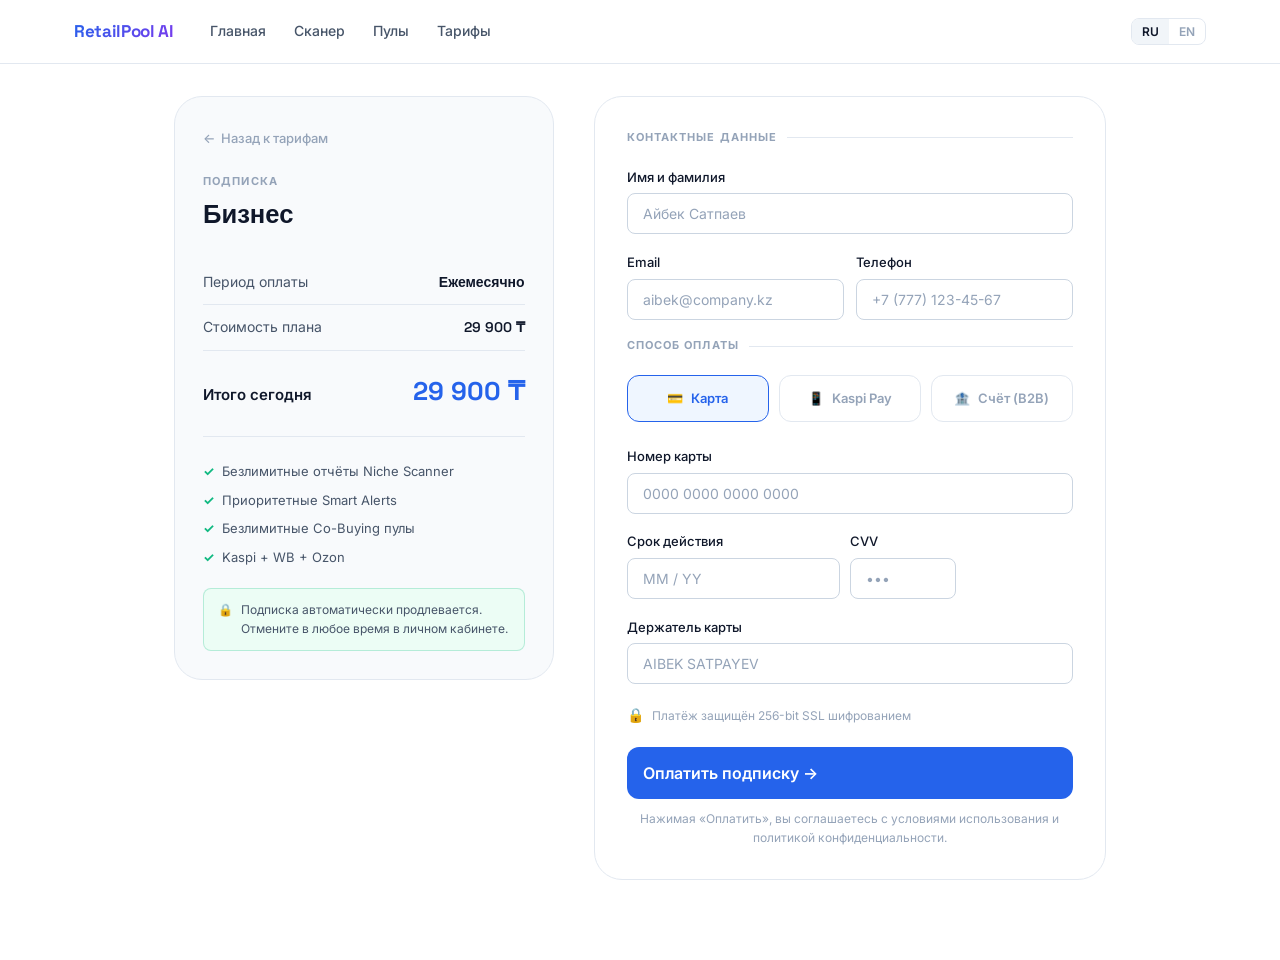
<file: checkout.html>
<!DOCTYPE html>
<html lang="ru">
<head>
<meta charset="UTF-8">
<meta name="viewport" content="width=device-width, initial-scale=1.0">
<title>Оплата — RetailPool AI</title>
<link rel="stylesheet" href="assets/style.css">
<style>
.checkout-wrap {
  padding-top: 96px; padding-bottom: 5rem;
  max-width: 980px; margin: 0 auto;
  display: grid; grid-template-columns: 1fr 1.35fr; gap: 2.5rem;
  padding-left: 1.5rem; padding-right: 1.5rem;
}

/* ── Summary ───────────────────────────────────────────────── */
.summary {
  background: var(--bg-2); border: 1px solid var(--border);
  border-radius: var(--radius-xl); padding: 1.75rem;
  align-self: start; position: sticky; top: 80px;
}
.back-link {
  display: inline-flex; align-items: center; gap: 6px;
  font-size: 13px; font-weight: 500; color: var(--text-3);
  margin-bottom: 1.5rem; transition: color 0.15s;
}
.back-link:hover { color: var(--brand); }
.summary-label { font-size: 11px; font-weight: 700; text-transform: uppercase; letter-spacing: 0.1em; color: var(--text-3); margin-bottom: 4px; }
.summary-plan { font-family: var(--font-display); font-size: 1.6rem; font-weight: 700; margin-bottom: 1.5rem; }
.summary-row {
  display: flex; justify-content: space-between; align-items: baseline;
  font-size: 14px; color: var(--text-2); padding: 0.7rem 0;
  border-bottom: 1px solid var(--border);
}
.summary-row .val { font-family: var(--font-display); font-weight: 600; color: var(--text); }
.summary-total {
  display: flex; justify-content: space-between; align-items: baseline;
  padding-top: 1rem; margin-top: 0.25rem;
  font-size: 15px; font-weight: 600; color: var(--text);
}
.summary-total .val { font-family: var(--font-display); font-size: 1.6rem; font-weight: 700; color: var(--brand); }
.summary-features {
  margin-top: 1.5rem; padding-top: 1.5rem; border-top: 1px solid var(--border);
  display: flex; flex-direction: column; gap: 8px;
}
.summary-feature { font-size: 13px; color: var(--text-2); display: flex; align-items: center; gap: 8px; }
.summary-feature::before { content: '✓'; color: var(--green); font-weight: 700; flex-shrink: 0; }
.summary-note {
  margin-top: 1.25rem; padding: 12px 14px; border-radius: var(--radius-sm);
  background: var(--green-bg); border: 1px solid rgba(16,185,129,0.25);
  font-size: 12px; color: var(--text-2); display: flex; gap: 8px; align-items: flex-start; line-height: 1.55;
}

/* ── Form ──────────────────────────────────────────────────── */
.form-card {
  background: var(--bg); border: 1px solid var(--border);
  border-radius: var(--radius-xl); padding: 2rem;
}
.form-section-title {
  font-size: 11px; font-weight: 700; text-transform: uppercase; letter-spacing: 0.1em;
  color: var(--text-3); margin: 0 0 1.25rem; margin-bottom: 1.25rem;
  display: flex; align-items: center; gap: 10px;
}
.form-section-title::after { content: ''; flex: 1; height: 1px; background: var(--border); }
.form-row { display: grid; grid-template-columns: 1fr 1fr; gap: 12px; }
.card-fields { display: grid; grid-template-columns: 2fr 1fr 1fr; gap: 10px; }

.pay-methods { display: flex; gap: 10px; margin-bottom: 1.5rem; flex-wrap: wrap; }
.pay-method {
  flex: 1; min-width: 120px; border: 1.5px solid var(--border); border-radius: var(--radius);
  padding: 12px 14px; text-align: center; cursor: pointer; font-size: 13px;
  font-weight: 600; color: var(--text-3); transition: all 0.15s; background: var(--bg);
  display: flex; align-items: center; justify-content: center; gap: 8px;
}
.pay-method:hover { border-color: var(--brand); color: var(--brand); }
.pay-method.active { border-color: var(--brand); background: var(--brand-light); color: var(--brand); }

.security-row {
  display: flex; align-items: center; gap: 8px; margin: 1.25rem 0;
  font-size: 12px; color: var(--text-3);
}
.lock-icon { color: var(--green); font-size: 14px; }

.btn-pay { width: 100%; padding: 16px; font-size: 16px; border-radius: var(--radius); margin-bottom: 10px; }
.checkout-disclaimer { font-size: 12px; color: var(--text-3); text-align: center; line-height: 1.6; }

/* ── Success ───────────────────────────────────────────────── */
.success-view { display: none; text-align: center; padding: 2rem 0; }
.success-view.active { display: block; animation: fadein 0.5s ease; }
@keyframes fadein { from{opacity:0;transform:translateY(12px)} to{opacity:1;transform:translateY(0)} }
.success-icon {
  width: 72px; height: 72px; border-radius: 50%; margin: 0 auto 1.5rem;
  background: var(--green-bg); border: 2px solid rgba(16,185,129,0.3);
  display: flex; align-items: center; justify-content: center; font-size: 32px;
}
.success-view h2 { margin-bottom: 0.75rem; }
.success-view p { color: var(--text-2); max-width: 340px; margin: 0 auto 2rem; font-size: 14px; line-height: 1.7; }

@media (max-width: 780px) {
  .checkout-wrap { grid-template-columns: 1fr; padding-top: 80px; }
  .summary { position: static; order: 2; }
  .form-card { order: 1; }
  .card-fields { grid-template-columns: 1fr; }
  .form-row { grid-template-columns: 1fr; }
}
</style>
</head>
<body>

<nav>
  <div class="nav-inner">
    <a href="index.html" class="nav-logo">RetailPool AI</a>
    <div class="nav-links" id="navLinks">
      <a href="index.html" data-i="nav_home">Главная</a>
      <a href="scanner.html" data-i="nav_scanner">Сканер</a>
      <a href="pools.html" data-i="nav_pools">Пулы</a>
      <a href="pricing.html" data-i="nav_pricing">Тарифы</a>
    </div>
    <div class="nav-right">
      <div class="lang-switch">
        <button class="lang-btn active" data-lang="ru" onclick="rpSetLang('ru')">RU</button>
        <button class="lang-btn" data-lang="en" onclick="rpSetLang('en')">EN</button>
      </div>
    </div>
  </div>
</nav>

<div class="checkout-wrap">
  <!-- SUMMARY -->
  <div class="summary" data-reveal>
    <a href="pricing.html" class="back-link">← <span data-i="back">Назад к тарифам</span></a>
    <div class="summary-label" data-i="s_label">Подписка</div>
    <div class="summary-plan" id="summaryPlan">Бизнес</div>
    <div class="summary-row"><span data-i="s_billing">Период оплаты</span><span class="val" data-i="s_monthly">Ежемесячно</span></div>
    <div class="summary-row"><span data-i="s_price">Стоимость плана</span><span class="val" id="summaryPrice">29 900 ₸</span></div>
    <div class="summary-total"><span data-i="s_total">Итого сегодня</span><span class="val" id="summaryTotal">29 900 ₸</span></div>
    <div class="summary-features" id="summaryFeatures"></div>
    <div class="summary-note">
      <span>🔒</span>
      <span data-i="s_note">Подписка автоматически продлевается. Отмените в любое время в личном кабинете.</span>
    </div>
  </div>

  <!-- FORM -->
  <div class="form-card" data-reveal>
    <div class="form-view" id="formView">
      <div class="form-section-title" data-i="f_contact">Контактные данные</div>
      <div class="form-group"><label class="form-label" data-i="f_name">Имя и фамилия</label><input class="form-input" type="text" data-i_ph="f_name_ph" placeholder="Айбек Сатпаев"></div>
      <div class="form-row">
        <div class="form-group"><label class="form-label" data-i="f_email">Email</label><input class="form-input" type="email" data-i_ph="f_email_ph" placeholder="aibek@company.kz"></div>
        <div class="form-group"><label class="form-label" data-i="f_phone">Телефон</label><input class="form-input" type="tel" data-i_ph="f_phone_ph" placeholder="+7 (777) 123-45-67"></div>
      </div>

      <div class="form-section-title" data-i="f_payment">Способ оплаты</div>
      <div class="pay-methods">
        <div class="pay-method active" onclick="selectMethod(this)">💳 <span data-i="pm_card">Карта</span></div>
        <div class="pay-method" onclick="selectMethod(this)">📱 <span data-i="pm_kaspi">Kaspi Pay</span></div>
        <div class="pay-method" onclick="selectMethod(this)">🏦 <span data-i="pm_invoice">Счёт (B2B)</span></div>
      </div>

      <div id="cardFields">
        <div class="form-group"><label class="form-label" data-i="f_card">Номер карты</label><input class="form-input" type="text" data-i_ph="f_card_ph" placeholder="0000 0000 0000 0000" maxlength="19" oninput="fmtCard(this)"></div>
        <div class="card-fields">
          <div class="form-group"><label class="form-label" data-i="f_expiry">Срок действия</label><input class="form-input" type="text" placeholder="MM / YY" maxlength="7" oninput="fmtExpiry(this)"></div>
          <div class="form-group"><label class="form-label">CVV</label><input class="form-input" type="text" placeholder="•••" maxlength="4"></div>
        </div>
        <div class="form-group"><label class="form-label" data-i="f_holder">Держатель карты</label><input class="form-input" type="text" data-i_ph="f_holder_ph" placeholder="AIBEK SATPAYEV"></div>
      </div>

      <div class="security-row"><span class="lock-icon">🔒</span><span data-i="f_secure">Платёж защищён 256-bit SSL шифрованием</span></div>
      <button class="btn-primary btn-pay" onclick="submitPayment()" id="payBtn">
        <span data-i="f_pay_btn">Оплатить подписку →</span>
      </button>
      <p class="checkout-disclaimer" data-i="f_terms">Нажимая «Оплатить», вы соглашаетесь с условиями использования и политикой конфиденциальности.</p>
    </div>

    <div class="success-view" id="successView">
      <div class="success-icon">✓</div>
      <h2 data-i="succ_title">Подписка активирована!</h2>
      <p data-i="succ_sub">Вы получите письмо с данными для входа. Telegram-бот уже ждёт вас с первыми инсайтами.</p>
      <a href="scanner.html" class="btn-primary" style="margin:0 auto;display:inline-flex;" data-i="succ_btn">Открыть сканер →</a>
    </div>
  </div>
</div>

<script src="assets/common.js"></script>
<script>
const PAGE_I18N = {
  ru:{
    back:"Назад к тарифам", s_label:"Подписка", s_billing:"Период оплаты", s_monthly:"Ежемесячно",
    s_price:"Стоимость плана", s_total:"Итого сегодня",
    s_note:"Подписка автоматически продлевается. Отмените в любое время в личном кабинете.",
    f_contact:"Контактные данные", f_name:"Имя и фамилия", f_name_ph:"Айбек Сатпаев",
    f_email:"Email", f_email_ph:"aibek@company.kz",
    f_phone:"Телефон", f_phone_ph:"+7 (777) 123-45-67",
    f_payment:"Способ оплаты", pm_card:"Карта", pm_kaspi:"Kaspi Pay", pm_invoice:"Счёт (B2B)",
    f_card:"Номер карты", f_card_ph:"0000 0000 0000 0000",
    f_expiry:"Срок действия", f_holder:"Держатель карты", f_holder_ph:"AIBEK SATPAYEV",
    f_secure:"Платёж защищён 256-bit SSL шифрованием",
    f_pay_btn:"Оплатить подписку →",
    f_terms:"Нажимая «Оплатить», вы соглашаетесь с условиями использования и политикой конфиденциальности.",
    succ_title:"Подписка активирована!", succ_btn:"Открыть сканер →",
    succ_sub:"Вы получите письмо с данными для входа. Telegram-бот уже ждёт вас с первыми инсайтами.",
    features:{
      "Старт":["5 отчётов Niche Scanner / мес","Smart Alerts в Telegram","1 Co-Buying пул"],
      "Бизнес":["Безлимитные отчёты Niche Scanner","Приоритетные Smart Alerts","Безлимитные Co-Buying пулы","Kaspi + WB + Ozon"],
      "Агентство":["Всё из Бизнес","До 10 магазинов","API-доступ","Персональный менеджер"],
    },
    default_features:["Безлимитные отчёты Niche Scanner","Приоритетные Smart Alerts","Безлимитные Co-Buying пулы","Kaspi + WB + Ozon"],
  },
  en:{
    back:"Back to pricing", s_label:"Subscription", s_billing:"Billing period", s_monthly:"Monthly",
    s_price:"Plan price", s_total:"Total today",
    s_note:"Subscription renews automatically. Cancel at any time from your account.",
    f_contact:"Contact details", f_name:"Full name", f_name_ph:"Aibek Satpayev",
    f_email:"Email", f_email_ph:"aibek@company.kz",
    f_phone:"Phone", f_phone_ph:"+7 (777) 123-45-67",
    f_payment:"Payment method", pm_card:"Card", pm_kaspi:"Kaspi Pay", pm_invoice:"Invoice (B2B)",
    f_card:"Card number", f_card_ph:"0000 0000 0000 0000",
    f_expiry:"Expiry date", f_holder:"Cardholder name", f_holder_ph:"AIBEK SATPAYEV",
    f_secure:"Payment secured with 256-bit SSL encryption",
    f_pay_btn:"Pay for subscription →",
    f_terms:"By clicking Pay you agree to the terms of service and privacy policy.",
    succ_title:"Subscription activated!", succ_btn:"Open scanner →",
    succ_sub:"You'll receive a login email shortly. Your Telegram bot is ready with the first insights.",
    features:{
      "Starter":["5 Niche Scanner reports / mo","Smart Alerts in Telegram","1 Co-Buying pool"],
      "Business":["Unlimited Niche Scanner reports","Priority Smart Alerts","Unlimited Co-Buying pools","Kaspi + WB + Ozon"],
      "Agency":["Everything in Business","Up to 10 stores","API access","Account manager"],
    },
    default_features:["Unlimited Niche Scanner reports","Priority Smart Alerts","Unlimited Co-Buying pools","Kaspi + WB + Ozon"],
  }
};
Object.keys(PAGE_I18N).forEach(l => Object.assign(RP_I18N[l], PAGE_I18N[l]));

function initCheckout() {
  const params = new URLSearchParams(location.search);
  const plan = params.get('plan') || 'Бизнес';
  const price = params.get('price') || '29900';
  document.getElementById('summaryPlan').textContent = plan;
  const fmt = n => parseInt(n).toLocaleString('ru-RU') + ' ₸';
  document.getElementById('summaryPrice').textContent = fmt(price);
  document.getElementById('summaryTotal').textContent = fmt(price);
  const t = RP_I18N[RP_LANG];
  const feats = t.features[plan] || t.default_features;
  document.getElementById('summaryFeatures').innerHTML = feats.map(f=>`<div class="summary-feature">${f}</div>`).join('');
}

function selectMethod(el) {
  document.querySelectorAll('.pay-method').forEach(m => m.classList.remove('active'));
  el.classList.add('active');
  const isCard = el.querySelector('[data-i]')?.getAttribute('data-i') === 'pm_card' || el.innerText.includes('Карта') || el.innerText.includes('Card');
  document.getElementById('cardFields').style.display = isCard ? '' : 'none';
}

function fmtCard(el) {
  let v = el.value.replace(/\D/g,'').substring(0,16);
  el.value = v.replace(/(.{4})/g,'$1 ').trim();
}
function fmtExpiry(el) {
  let v = el.value.replace(/\D/g,'').substring(0,4);
  if(v.length>=2) v = v.substring(0,2)+' / '+v.substring(2);
  el.value = v;
}

function submitPayment() {
  const btn = document.getElementById('payBtn');
  btn.disabled = true;
  btn.innerHTML = '<span>⏳</span>';
  setTimeout(() => {
    document.getElementById('formView').classList.remove('active');
    document.getElementById('formView').style.display = 'none';
    document.getElementById('successView').classList.add('active');
  }, 1600);
}

function onLangChange() { initCheckout(); }
initCheckout();
</script>
</body>
</html>
</file>
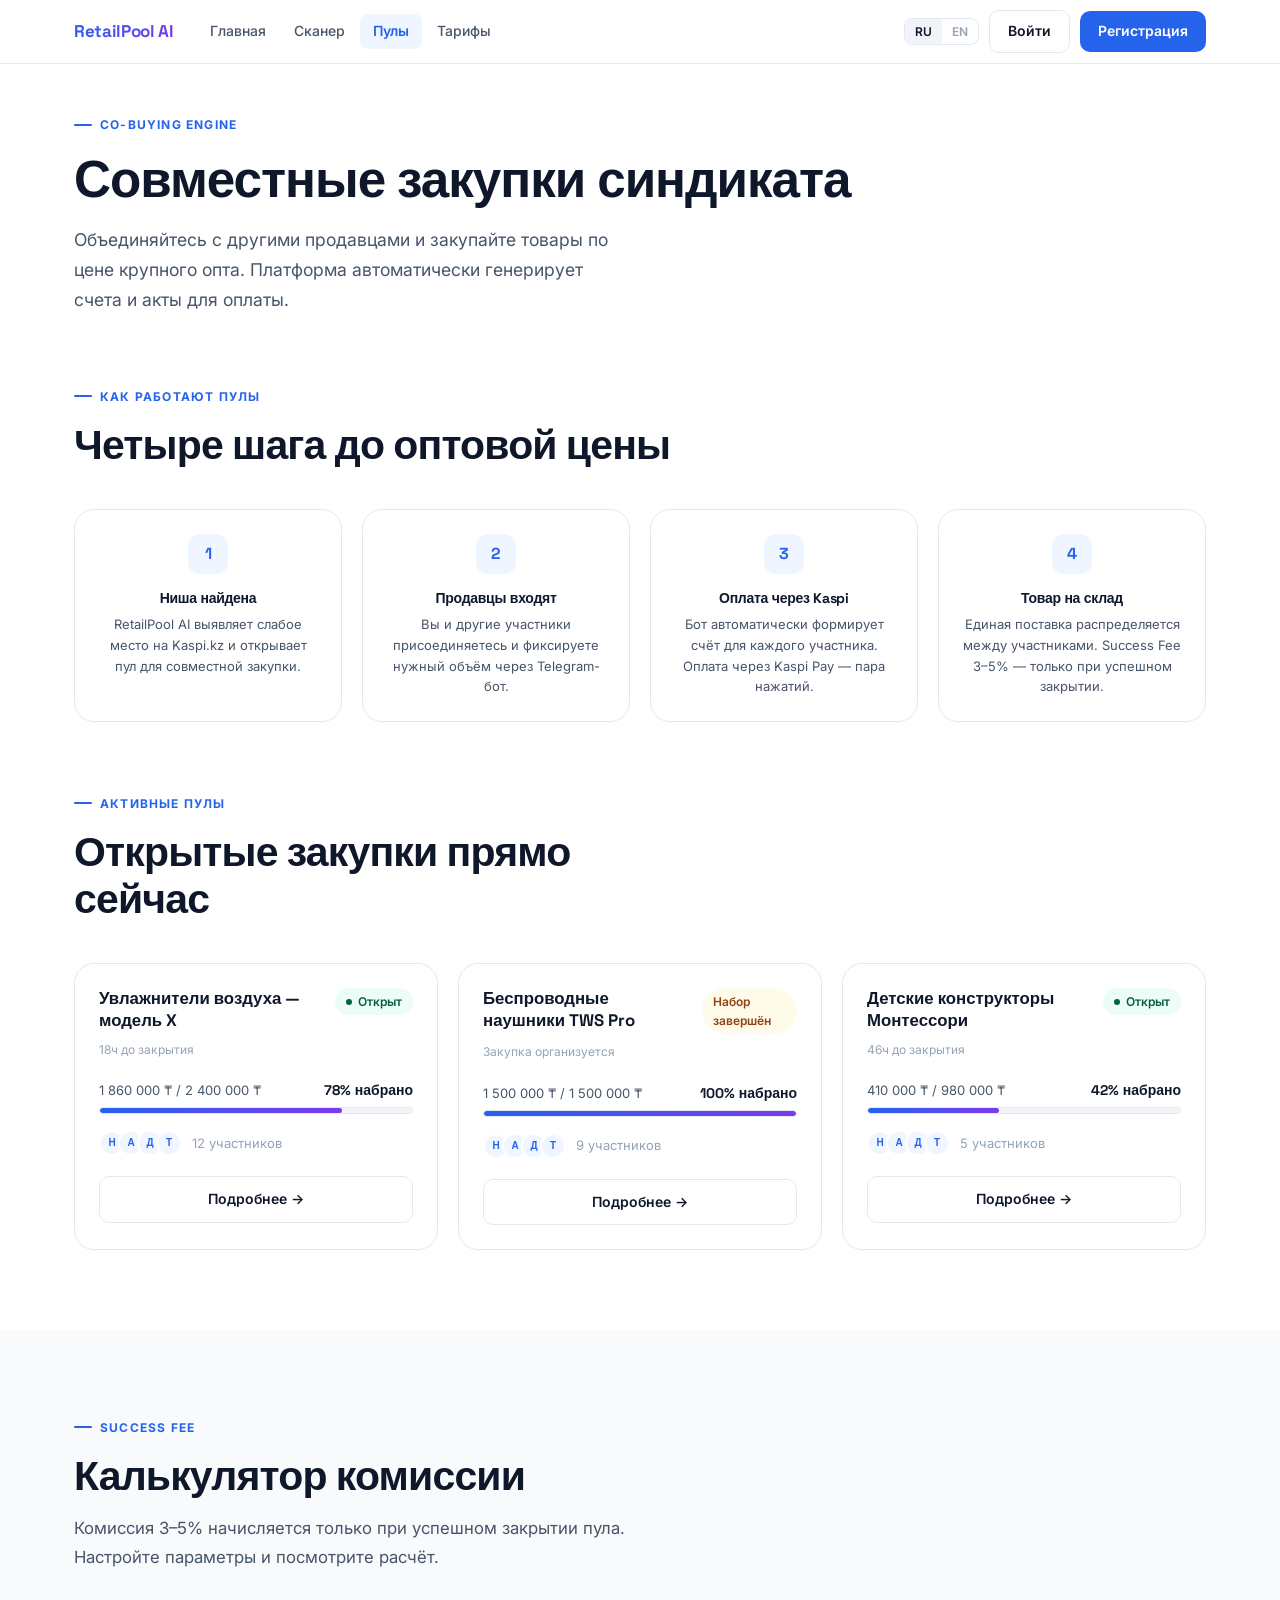
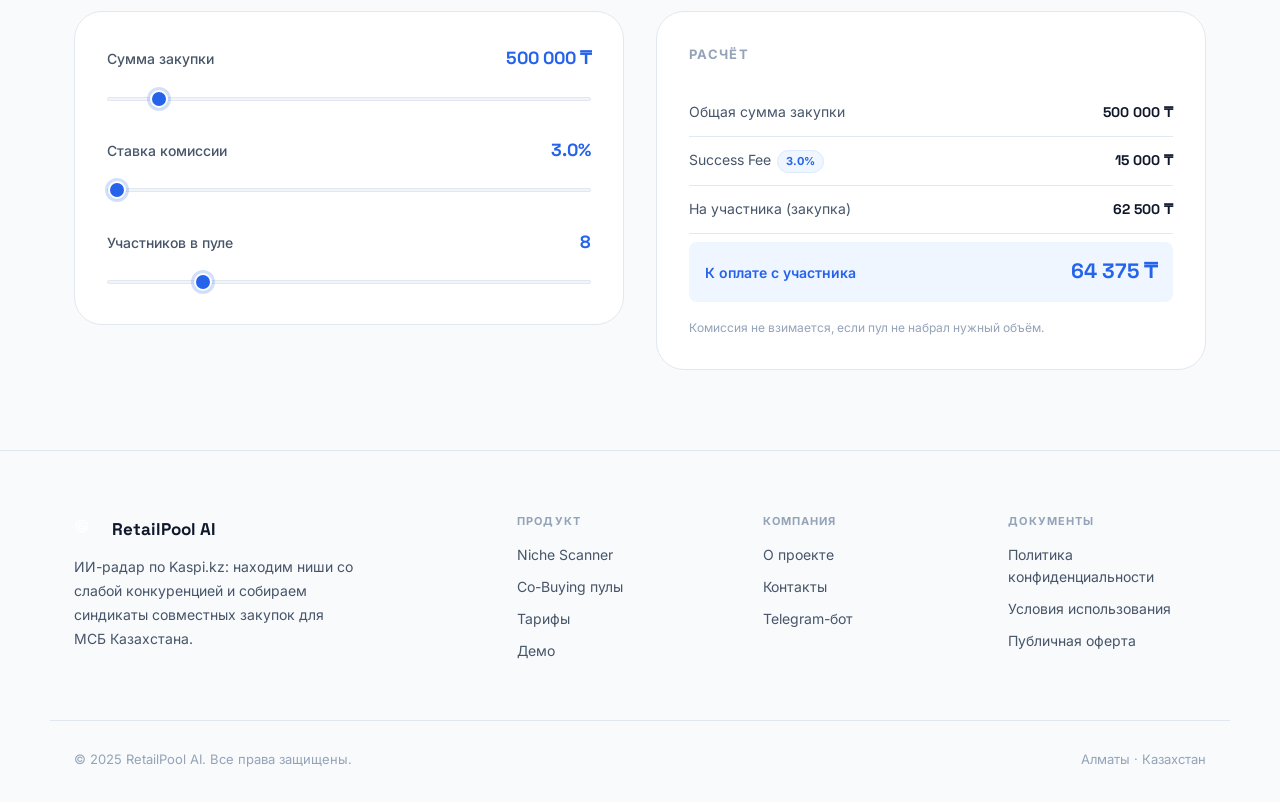
<file: pools.html>
<!DOCTYPE html>
<html lang="ru">
<head>
<meta charset="UTF-8">
<meta name="viewport" content="width=device-width, initial-scale=1.0">
<title>Co-Buying пулы — RetailPool AI</title>
<link rel="stylesheet" href="assets/style.css">
<style>
.page-hero { padding-top: 108px; padding-bottom: 3rem; }

/* ── Pool cards ────────────────────────────────────────────── */
.pools-grid {
  display: grid; grid-template-columns: repeat(auto-fill, minmax(300px,1fr));
  gap: 1.25rem; margin-top: 2.5rem;
}
.pool-card {
  background: var(--bg); border: 1px solid var(--border);
  border-radius: var(--radius-lg); padding: 1.5rem;
  position: relative; overflow: hidden;
  transition: box-shadow 0.2s, transform 0.2s;
}
.pool-card:hover { box-shadow: var(--shadow); transform: translateY(-2px); }
.pool-card-top {
  display: flex; justify-content: space-between; align-items: flex-start;
  gap: 10px; margin-bottom: 0.5rem;
}
.pool-card-title { font-family: var(--font-display); font-size: 1.05rem; font-weight: 700; line-height: 1.3; }
.pool-meta { font-size: 12px; color: var(--text-3); margin-bottom: 1.25rem; }
.pool-progress-label {
  display: flex; justify-content: space-between; align-items: baseline;
  font-size: 13px; margin-bottom: 6px;
}
.pool-progress-label span { color: var(--text-2); }
.pool-progress-label strong { font-family: var(--font-display); color: var(--text); font-size: 14px; }
.pool-participants {
  display: flex; align-items: center; gap: 10px; margin: 1rem 0 1.25rem;
  font-size: 13px; color: var(--text-3);
}
.avatar-stack { display: flex; }
.avatar { 
  width: 26px; height: 26px; border-radius: 50%;
  background: var(--brand-light); color: var(--brand);
  border: 2px solid var(--bg); margin-left: -7px;
  display: flex; align-items: center; justify-content: center;
  font-size: 10px; font-weight: 700; font-family: var(--font-display);
}
.avatar:first-child { margin-left: 0; }

/* ── Calculator ────────────────────────────────────────────── */
.calc-section { padding: 5rem 0; background: var(--bg-2); }
.calc-layout {
  display: grid; grid-template-columns: 1fr 1fr;
  gap: 2rem; margin-top: 2.5rem; align-items: start;
}
.calc-card {
  background: var(--bg); border: 1px solid var(--border);
  border-radius: var(--radius-xl); padding: 2rem;
}
.slider-group { margin-bottom: 1.75rem; }
.slider-header {
  display: flex; justify-content: space-between; align-items: baseline;
  margin-bottom: 10px;
}
.slider-label { font-size: 14px; font-weight: 500; color: var(--text-2); }
.slider-value { font-family: var(--font-display); font-size: 1.1rem; font-weight: 700; color: var(--brand); }

.calc-result {
  background: var(--bg); border: 1px solid var(--border);
  border-radius: var(--radius-xl); padding: 2rem;
}
.calc-result-title {
  font-size: 13px; font-weight: 700; text-transform: uppercase;
  letter-spacing: 0.1em; color: var(--text-3); margin-bottom: 1.5rem;
}
.calc-row {
  display: flex; justify-content: space-between; align-items: baseline;
  font-size: 14px; color: var(--text-2); padding: 0.75rem 0;
  border-bottom: 1px solid var(--border);
}
.calc-row:last-child { border-bottom: none; }
.calc-row-val { font-family: var(--font-display); font-weight: 700; color: var(--text); }
.calc-row.highlight { background: var(--brand-light); border-radius: var(--radius-sm); padding: 0.85rem 1rem; margin-top: 0.5rem; border: none; }
.calc-row.highlight .calc-row-label { color: var(--brand); font-weight: 600; }
.calc-row.highlight .calc-row-val { color: var(--brand); font-size: 1.3rem; }
.fee-badge {
  display: inline-flex; align-items: center;
  font-size: 11px; font-weight: 700; color: var(--brand);
  background: var(--brand-light); border: 1px solid var(--brand-mid);
  border-radius: 100px; padding: 2px 8px; margin-left: 6px;
}

/* ── How pools work ────────────────────────────────────────── */
.how-grid { display: grid; grid-template-columns: repeat(4,1fr); gap: 1.25rem; margin-top: 2.5rem; }
.how-card {
  background: var(--bg); border: 1px solid var(--border);
  border-radius: var(--radius-lg); padding: 1.5rem; text-align: center;
  transition: box-shadow 0.2s;
}
.how-card:hover { box-shadow: var(--shadow); }
.how-num {
  width: 40px; height: 40px; border-radius: 12px;
  background: var(--brand-light); color: var(--brand);
  font-family: var(--font-display); font-size: 16px; font-weight: 700;
  display: flex; align-items: center; justify-content: center; margin: 0 auto 1rem;
}
.how-card h3 { font-size: 14px; font-weight: 700; margin-bottom: 0.5rem; }
.how-card p { font-size: 13px; color: var(--text-2); line-height: 1.6; }

@media (max-width: 760px) {
  .calc-layout { grid-template-columns: 1fr; }
  .how-grid { grid-template-columns: repeat(2,1fr); }
}
@media (max-width: 500px) {
  .how-grid { grid-template-columns: 1fr; }
}
</style>
</head>
<body>

<nav>
  <div class="nav-inner">
    <a href="index.html" class="nav-logo">RetailPool AI</a>
    <div class="nav-links" id="navLinks">
      <a href="index.html" data-i="nav_home">Главная</a>
      <a href="scanner.html" data-i="nav_scanner">Сканер</a>
      <a href="pools.html" class="active" data-i="nav_pools">Пулы</a>
      <a href="pricing.html" data-i="nav_pricing">Тарифы</a>
    </div>
    <div class="nav-right">
      <div class="lang-switch">
        <button class="lang-btn active" data-lang="ru" onclick="rpSetLang('ru')">RU</button>
        <button class="lang-btn" data-lang="en" onclick="rpSetLang('en')">EN</button>
      </div>
      <a href="auth.html?view=login" class="btn-secondary" style="padding:9px 18px;font-size:14px;">Войти</a>
      <a href="auth.html?view=register" class="btn-primary" style="padding:9px 18px;font-size:14px;">Регистрация</a>
      <button class="nav-burger" onclick="rpToggleMobileNav()">☰</button>
    </div>
  </div>
</nav>

<main>
  <section class="page-hero">
    <div class="container">
      <div class="section-tag" data-i="ph_tag">Co-Buying Engine</div>
      <h1 data-i="ph_title">Совместные закупки синдиката</h1>
      <p class="section-sub" data-i="ph_sub">Объединяйтесь с другими продавцами и закупайте товары по цене крупного опта. Платформа автоматически генерирует счета и акты для оплаты.</p>
    </div>
  </section>

  <!-- HOW IT WORKS -->
  <section style="padding: 1rem 0 4rem;">
    <div class="container">
      <div class="section-tag" data-i="how_tag">Как работают пулы</div>
      <h2 class="section-title" data-i="how_title">Четыре шага до оптовой цены</h2>
      <div class="how-grid">
        <div class="how-card" data-reveal><div class="how-num">1</div><h3 data-i="h1_h">Ниша найдена</h3><p data-i="h1_p">RetailPool AI выявляет слабое место на Kaspi.kz и открывает пул для совместной закупки.</p></div>
        <div class="how-card" data-reveal><div class="how-num">2</div><h3 data-i="h2_h">Продавцы входят</h3><p data-i="h2_p">Вы и другие участники присоединяетесь и фиксируете нужный объём через Telegram-бот.</p></div>
        <div class="how-card" data-reveal><div class="how-num">3</div><h3 data-i="h3_h">Оплата через Kaspi</h3><p data-i="h3_p">Бот автоматически формирует счёт для каждого участника. Оплата через Kaspi Pay — пара нажатий.</p></div>
        <div class="how-card" data-reveal><div class="how-num">4</div><h3 data-i="h4_h">Товар на склад</h3><p data-i="h4_p">Единая поставка распределяется между участниками. Success Fee 3–5% — только при успешном закрытии.</p></div>
      </div>
    </div>
  </section>

  <!-- ACTIVE POOLS -->
  <section style="padding: 0 0 5rem;">
    <div class="container">
      <div class="section-tag" data-i="active_tag">Активные пулы</div>
      <h2 class="section-title" data-i="active_title">Открытые закупки прямо сейчас</h2>
      <div class="pools-grid" id="poolsGrid"></div>
    </div>
  </section>

  <!-- CALCULATOR -->
  <section class="calc-section">
    <div class="container">
      <div class="section-tag" data-i="calc_tag">Success Fee</div>
      <h2 class="section-title" data-i="calc_title">Калькулятор комиссии</h2>
      <p class="section-sub" data-i="calc_sub">Комиссия 3–5% начисляется только при успешном закрытии пула. Настройте параметры и посмотрите расчёт.</p>
      <div class="calc-layout">
        <div class="calc-card" data-reveal>
          <div class="slider-group">
            <div class="slider-header">
              <span class="slider-label" data-i="c_amount">Сумма закупки</span>
              <span class="slider-value" id="amountVal">500 000 ₸</span>
            </div>
            <input type="range" id="calcAmount" min="50000" max="5000000" step="10000" value="500000" oninput="updateCalc()">
          </div>
          <div class="slider-group">
            <div class="slider-header">
              <span class="slider-label" data-i="c_fee">Ставка комиссии</span>
              <span class="slider-value" id="feeVal">3.0%</span>
            </div>
            <input type="range" id="calcFee" min="3" max="5" step="0.1" value="3" oninput="updateCalc()">
          </div>
          <div class="slider-group" style="margin-bottom:0">
            <div class="slider-header">
              <span class="slider-label" data-i="c_parts">Участников в пуле</span>
              <span class="slider-value" id="partsVal">8</span>
            </div>
            <input type="range" id="calcParts" min="3" max="30" step="1" value="8" oninput="updateCalc()">
          </div>
        </div>
        <div class="calc-result" data-reveal>
          <div class="calc-result-title" data-i="c_result_title">Расчёт</div>
          <div class="calc-row"><span class="calc-row-label" data-i="c_total">Общая сумма закупки</span><span class="calc-row-val" id="outTotal">500 000 ₸</span></div>
          <div class="calc-row">
            <span class="calc-row-label"><span data-i="c_success">Success Fee</span><span class="fee-badge" id="outFeePct">3.0%</span></span>
            <span class="calc-row-val" id="outFee">15 000 ₸</span>
          </div>
          <div class="calc-row"><span class="calc-row-label" data-i="c_per">На участника (закупка)</span><span class="calc-row-val" id="outPer">62 500 ₸</span></div>
          <div class="calc-row highlight"><span class="calc-row-label" data-i="c_pay">К оплате с участника</span><span class="calc-row-val" id="outPayPer">64 375 ₸</span></div>
          <p style="font-size:12px;color:var(--text-3);margin-top:1rem;" data-i="c_note">Комиссия не взимается, если пул не набрал нужный объём.</p>
        </div>
      </div>
    </div>
  </section>
</main>

<footer>
  <div class="footer-grid">
    <div><div class="footer-brand"><span class="nav-logo-icon" style="width:28px;height:28px;border-radius:8px;"><svg width="16" height="16" viewBox="0 0 18 18" fill="none"><circle cx="9" cy="9" r="6.5" stroke="white" stroke-width="1.5"/><circle cx="9" cy="9" r="3.5" stroke="white" stroke-width="1.5"/><circle cx="9" cy="9" r="1.5" fill="white"/></svg></span>RetailPool AI</div><p class="footer-desc" data-i="footer_desc"></p></div>
    <div class="footer-col"><h4 data-i="footer_product"></h4><a href="scanner.html" data-i="footer_l_scanner"></a><a href="pools.html" data-i="footer_l_pools"></a><a href="pricing.html" data-i="footer_l_pricing"></a><a href="scanner.html#demo" data-i="footer_l_demo"></a></div>
    <div class="footer-col"><h4 data-i="footer_company"></h4><a href="#" data-i="footer_l_about"></a><a href="#" data-i="footer_l_contact"></a><a href="https://t.me/retailpoolai" target="_blank" data-i="footer_l_telegram"></a></div>
    <div class="footer-col"><h4 data-i="footer_legal"></h4><a href="#" data-i="footer_l_privacy"></a><a href="#" data-i="footer_l_terms"></a><a href="#" data-i="footer_l_offer"></a></div>
  </div>
  <div class="footer-bottom"><span data-i="footer_rights"></span><span data-i="footer_built"></span></div>
</footer>

<script src="assets/common.js"></script>
<script>
const PAGE_I18N = {
  ru:{
    ph_tag:"Co-Buying Engine", ph_title:"Совместные закупки синдиката",
    ph_sub:"Объединяйтесь с другими продавцами и закупайте товары по цене крупного опта. Платформа автоматически генерирует счета и акты для оплаты.",
    how_tag:"Как работают пулы", how_title:"Четыре шага до оптовой цены",
    h1_h:"Ниша найдена", h1_p:"RetailPool AI выявляет слабое место на Kaspi.kz и открывает пул для совместной закупки.",
    h2_h:"Продавцы входят", h2_p:"Вы и другие участники присоединяетесь и фиксируете нужный объём через Telegram-бот.",
    h3_h:"Оплата через Kaspi", h3_p:"Бот автоматически формирует счёт для каждого участника. Оплата через Kaspi Pay — пара нажатий.",
    h4_h:"Товар на склад", h4_p:"Единая поставка распределяется между участниками. Success Fee 3–5% — только при успешном закрытии.",
    active_tag:"Активные пулы", active_title:"Открытые закупки прямо сейчас",
    calc_tag:"Success Fee", calc_title:"Калькулятор комиссии",
    calc_sub:"Комиссия 3–5% начисляется только при успешном закрытии пула. Настройте параметры и посмотрите расчёт.",
    c_amount:"Сумма закупки", c_fee:"Ставка комиссии", c_parts:"Участников в пуле",
    c_result_title:"Расчёт", c_total:"Общая сумма закупки", c_success:"Success Fee",
    c_per:"На участника (закупка)", c_pay:"К оплате с участника", c_note:"Комиссия не взимается, если пул не набрал нужный объём.",
    pool_status_open:"Открыт", pool_status_closed:"Набор завершён",
    pool_expires:"до закрытия", pool_processing:"Закупка организуется",
    pool_participants:"участников", pool_raised:"набрано", pool_join:"Подробнее →",
    pools:[
      {title:"Увлажнители воздуха — модель X", target:2400000, current:1860000, status:"open", expires:18, participants:12},
      {title:"Беспроводные наушники TWS Pro", target:1500000, current:1500000, status:"closed", expires:0, participants:9},
      {title:"Детские конструкторы Монтессори", target:980000, current:410000, status:"open", expires:46, participants:5},
    ],
  },
  en:{
    ph_tag:"Co-Buying Engine", ph_title:"Syndicate co-buying pools",
    ph_sub:"Join other sellers and buy products at large-wholesale prices. The platform automatically generates invoices and acts for payment.",
    how_tag:"How pools work", how_title:"Four steps to wholesale price",
    h1_h:"Niche found", h1_p:"RetailPool AI spots a weak point on Kaspi.kz and opens a pool for co-buying.",
    h2_h:"Sellers join", h2_p:"You and other participants join and lock in the needed volume via the Telegram bot.",
    h3_h:"Payment via Kaspi", h3_p:"The bot automatically generates an invoice for each participant. Payment via Kaspi Pay — a few taps.",
    h4_h:"Goods to warehouse", h4_p:"A single shipment is distributed between participants. Success Fee 3–5% — only on successful close.",
    active_tag:"Active pools", active_title:"Open purchases right now",
    calc_tag:"Success Fee", calc_title:"Fee calculator",
    calc_sub:"A 3-5% fee is charged only when a pool closes successfully. Adjust the parameters to see the breakdown.",
    c_amount:"Purchase amount", c_fee:"Fee rate", c_parts:"Pool participants",
    c_result_title:"Breakdown", c_total:"Total purchase amount", c_success:"Success Fee",
    c_per:"Per participant (purchase)", c_pay:"Total per participant", c_note:"No fee charged if the pool doesn't reach the required volume.",
    pool_status_open:"Open", pool_status_closed:"Quota filled",
    pool_expires:"until close", pool_processing:"Order being placed",
    pool_participants:"participants", pool_raised:"raised", pool_join:"Details →",
    pools:[
      {title:"Air humidifiers — model X", target:2400000, current:1860000, status:"open", expires:18, participants:12},
      {title:"Wireless earbuds TWS Pro", target:1500000, current:1500000, status:"closed", expires:0, participants:9},
      {title:"Montessori building sets", target:980000, current:410000, status:"open", expires:46, participants:5},
    ],
  }
};
Object.keys(PAGE_I18N).forEach(l => Object.assign(RP_I18N[l], PAGE_I18N[l]));

function fmt(n) { return Math.round(n).toLocaleString('ru-RU') + ' ₸'; }

function renderPools() {
  const t = RP_I18N[RP_LANG];
  document.getElementById('poolsGrid').innerHTML = t.pools.map(p => {
    const pct = Math.min(100,(p.current/p.target)*100);
    const isOpen = p.status==='open';
    const statusPill = isOpen
      ? `<span class="pill pill-green"><span class="pill-dot"></span>${t.pool_status_open}</span>`
      : `<span class="pill pill-amber">${t.pool_status_closed}</span>`;
    const expiresText = isOpen ? `${p.expires}ч ${t.pool_expires}` : t.pool_processing;
    const initials = 'НАДТМЕАИРС';
    const avatars = Array.from({length:Math.min(4,p.participants)},(_,i)=>`<span class="avatar">${initials[i]}</span>`).join('');
    return `<div class="pool-card" data-reveal>
      <div class="pool-card-top"><div class="pool-card-title">${p.title}</div>${statusPill}</div>
      <div class="pool-meta">${expiresText}</div>
      <div class="pool-progress-label"><span>${fmt(p.current)} / ${fmt(p.target)}</span><strong>${pct.toFixed(0)}% ${t.pool_raised}</strong></div>
      <div class="progress-track"><div class="progress-fill" style="width:${pct}%"></div></div>
      <div class="pool-participants"><div class="avatar-stack">${avatars}</div><span>${p.participants} ${t.pool_participants}</span></div>
      <a href="checkout.html?plan=Бизнес&price=29900" class="btn-secondary btn-block">${t.pool_join}</a>
    </div>`;
  }).join('');
  rpInitReveal();
}

function updateCalc() {
  const amount = parseFloat(document.getElementById('calcAmount').value);
  const fee = parseFloat(document.getElementById('calcFee').value);
  const parts = parseInt(document.getElementById('calcParts').value);
  document.getElementById('amountVal').textContent = fmt(amount);
  document.getElementById('feeVal').textContent = fee.toFixed(1)+'%';
  document.getElementById('partsVal').textContent = parts;
  const feeAmt = amount*(fee/100);
  const perPart = amount/parts;
  document.getElementById('outTotal').textContent = fmt(amount);
  document.getElementById('outFeePct').textContent = fee.toFixed(1)+'%';
  document.getElementById('outFee').textContent = fmt(feeAmt);
  document.getElementById('outPer').textContent = fmt(perPart);
  document.getElementById('outPayPer').textContent = fmt(perPart + feeAmt/parts);
}

function onLangChange() { renderPools(); }
renderPools();
updateCalc();
</script>
</body>
</html>
</file>
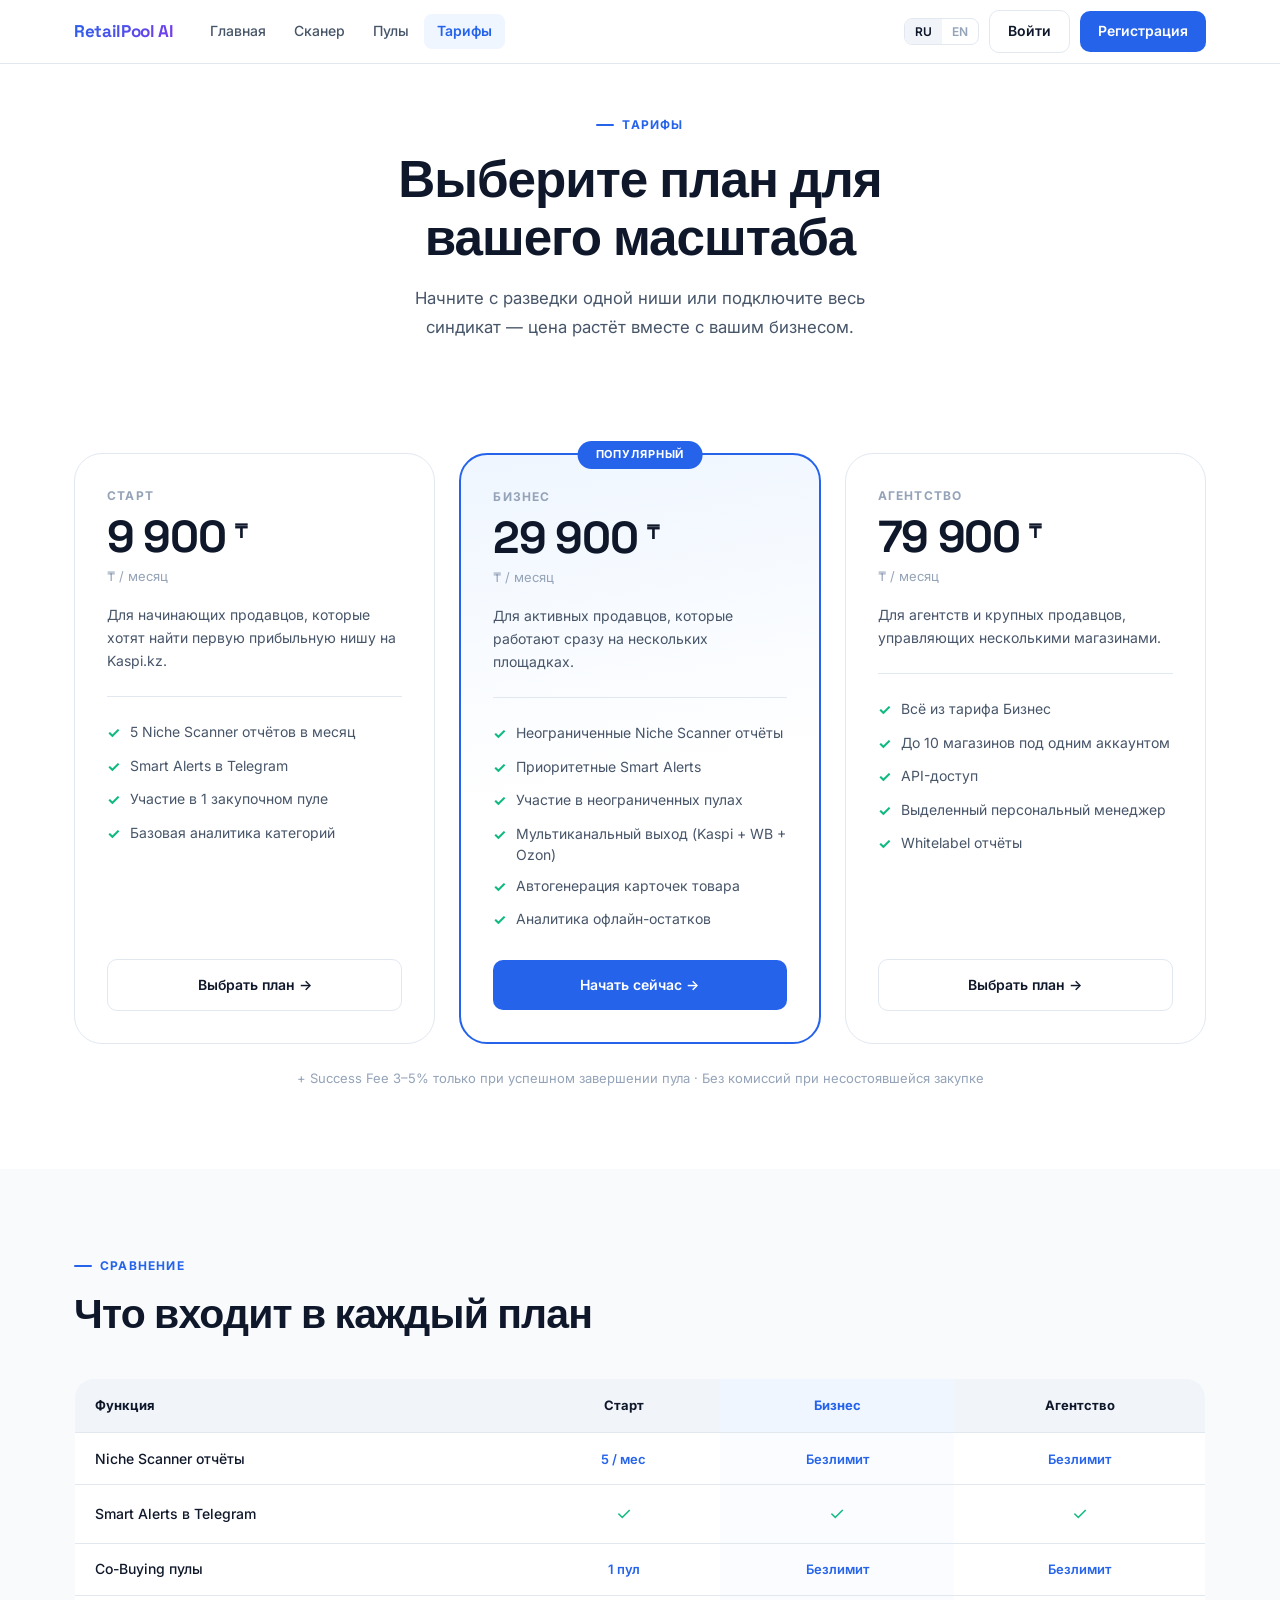
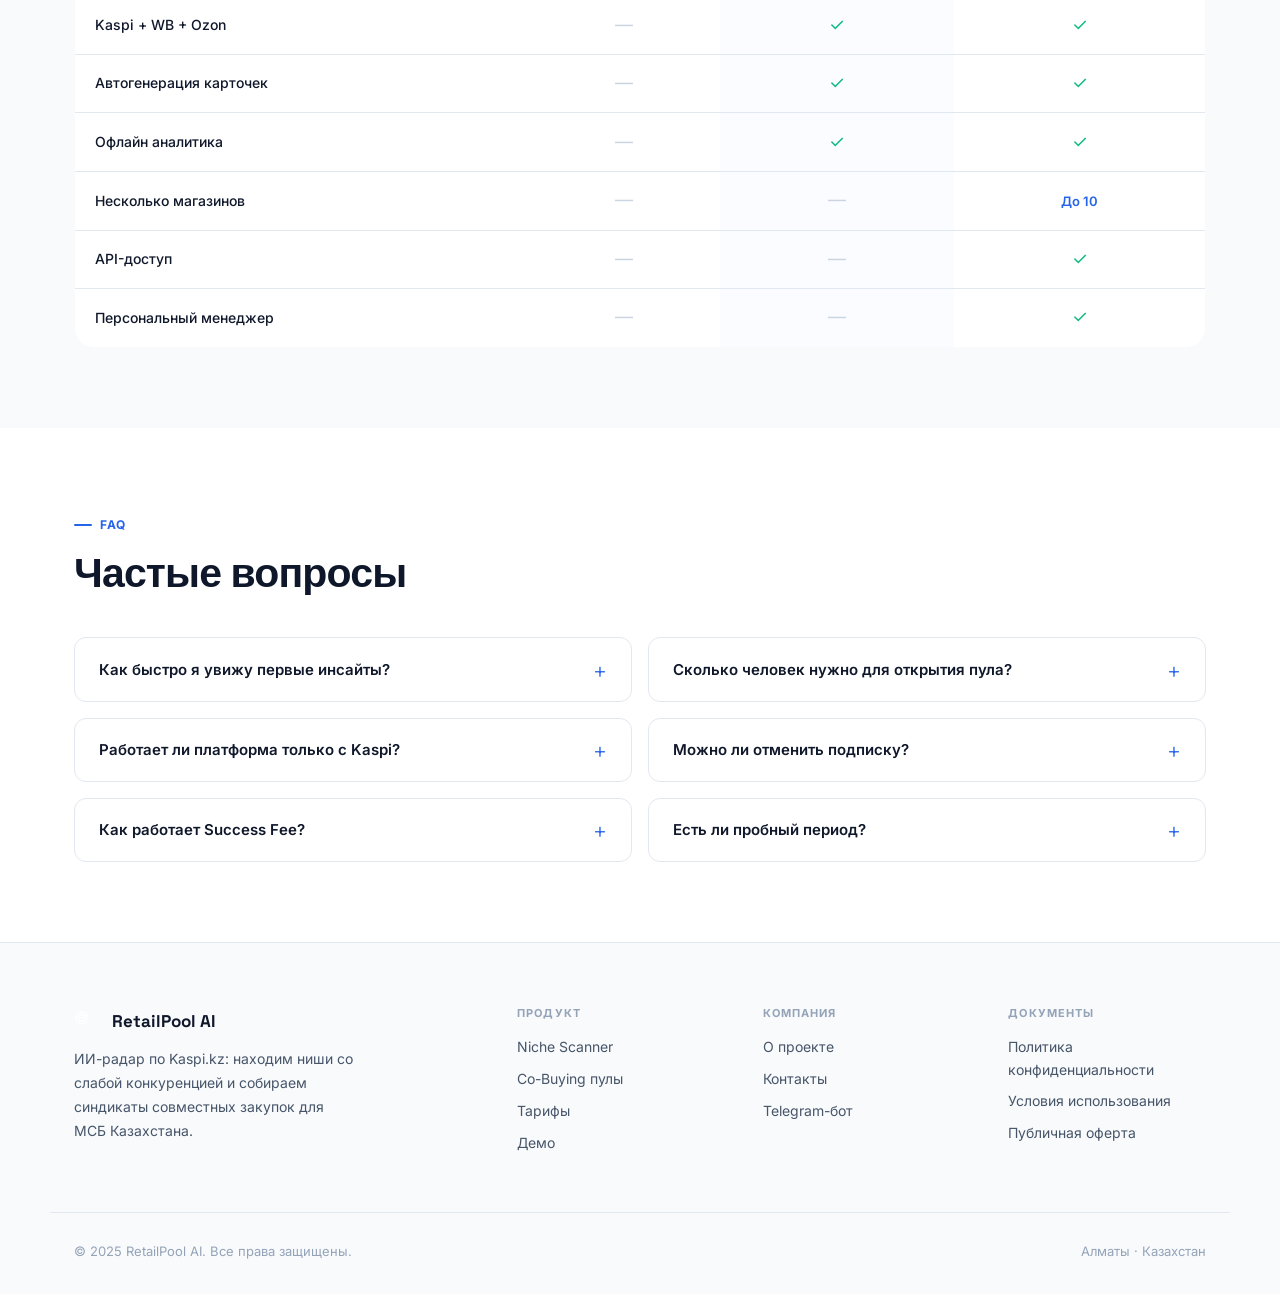
<file: pricing.html>
<!DOCTYPE html>
<html lang="ru">
<head>
<meta charset="UTF-8">
<meta name="viewport" content="width=device-width, initial-scale=1.0">
<title>Тарифы — RetailPool AI</title>
<link rel="stylesheet" href="assets/style.css">
<style>
.page-hero { padding-top: 108px; padding-bottom: 3rem; text-align: center; }
.page-hero .section-tag { justify-content: center; }
.page-hero h1 { max-width: 640px; margin: 0 auto 1rem; }
.page-hero p { max-width: 520px; margin: 0 auto; }

/* ── Plans grid ────────────────────────────────────────────── */
.plans-section { padding: 1rem 0 5rem; }
.plans-grid {
  display: grid; grid-template-columns: repeat(3,1fr);
  gap: 1.5rem; margin-top: 3rem;
}
.plan-card {
  background: var(--bg); border: 1px solid var(--border);
  border-radius: var(--radius-xl); padding: 2rem;
  display: flex; flex-direction: column; position: relative;
  transition: box-shadow 0.2s, transform 0.2s;
}
.plan-card:hover { box-shadow: var(--shadow); transform: translateY(-2px); }
.plan-card.featured {
  border: 2px solid var(--brand);
  background: linear-gradient(170deg, var(--brand-light) 0%, var(--bg) 55%);
}
.plan-popular {
  position: absolute; top: -14px; left: 50%; transform: translateX(-50%);
  background: var(--brand); color: #fff;
  font-size: 11px; font-weight: 700; text-transform: uppercase; letter-spacing: 0.08em;
  padding: 5px 18px; border-radius: 100px; white-space: nowrap;
}
.plan-tier { font-size: 12px; font-weight: 700; text-transform: uppercase; letter-spacing: 0.1em; color: var(--text-3); margin-bottom: 0.6rem; }
.plan-price { font-family: var(--font-display); font-size: 2.8rem; font-weight: 700; color: var(--text); line-height: 1; letter-spacing: -0.03em; }
.plan-price sup { font-size: 1.2rem; font-weight: 600; vertical-align: top; margin-top: 0.4rem; display: inline-block; }
.plan-period { font-size: 13px; color: var(--text-3); margin: 6px 0 1rem; }
.plan-desc { font-size: 14px; color: var(--text-2); line-height: 1.65; padding-bottom: 1.5rem; margin-bottom: 1.5rem; border-bottom: 1px solid var(--border); }
.plan-features { list-style: none; display: flex; flex-direction: column; gap: 10px; margin-bottom: 1.75rem; flex: 1; }
.plan-features li { font-size: 14px; color: var(--text-2); display: flex; align-items: flex-start; gap: 10px; line-height: 1.5; }
.feat-check { color: var(--green); font-size: 15px; font-weight: 700; flex-shrink: 0; margin-top: 1px; }
.feat-cross { color: var(--border-2); font-size: 15px; flex-shrink: 0; margin-top: 1px; }

/* ── Compare table ─────────────────────────────────────────── */
.compare-section { padding: 5rem 0; background: var(--bg-2); }
.compare-table { width: 100%; border-collapse: collapse; margin-top: 2.5rem; border-radius: var(--radius-lg); overflow: hidden; border: 1px solid var(--border); }
.compare-table th {
  padding: 1rem 1.25rem; text-align: center; font-size: 13px; font-weight: 700;
  background: var(--bg-3); border-bottom: 1px solid var(--border);
}
.compare-table th:first-child { text-align: left; }
.compare-table th.featured-col { background: var(--brand-light); color: var(--brand); }
.compare-table td { padding: 0.9rem 1.25rem; border-bottom: 1px solid var(--border); font-size: 14px; text-align: center; color: var(--text-2); background: var(--bg); }
.compare-table td:first-child { text-align: left; font-weight: 500; color: var(--text); }
.compare-table td.featured-col { background: #FAFCFF; }
.compare-table tr:last-child td { border-bottom: none; }
.compare-table tr:hover td { background: var(--bg-2); }
.compare-table tr:hover td.featured-col { background: var(--brand-light); opacity: 0.8; }
.c-yes { color: var(--green); font-size: 18px; }
.c-no  { color: var(--border-2); font-size: 18px; }
.c-text { font-size: 13px; font-weight: 600; color: var(--brand); }

/* ── FAQ ───────────────────────────────────────────────────── */
.faq-section { padding: 5rem 0; }
.faq-grid { display: grid; grid-template-columns: 1fr 1fr; gap: 1rem; margin-top: 2.5rem; }
.faq-item {
  background: var(--bg); border: 1px solid var(--border);
  border-radius: var(--radius); overflow: hidden; cursor: pointer;
  transition: border-color 0.15s;
}
.faq-item:hover { border-color: var(--border-2); }
.faq-item.open { border-color: var(--brand); }
.faq-q {
  display: flex; justify-content: space-between; align-items: center;
  padding: 1.2rem 1.5rem; font-size: 15px; font-weight: 600; gap: 1rem; user-select: none;
}
.faq-icon { color: var(--brand); font-size: 22px; font-weight: 300; flex-shrink: 0; transition: transform 0.2s; line-height: 1; }
.faq-item.open .faq-icon { transform: rotate(45deg); }
.faq-a { max-height: 0; overflow: hidden; transition: max-height 0.3s ease; }
.faq-item.open .faq-a { max-height: 200px; }
.faq-a p { padding: 0 1.5rem 1.25rem; font-size: 14px; color: var(--text-2); line-height: 1.7; }

@media (max-width: 860px) {
  .plans-grid { grid-template-columns: 1fr; max-width: 440px; margin-left: auto; margin-right: auto; }
  .compare-section { display: none; }
  .faq-grid { grid-template-columns: 1fr; }
}
</style>
</head>
<body>

<nav>
  <div class="nav-inner">
    <a href="index.html" class="nav-logo">RetailPool AI</a>
    <div class="nav-links" id="navLinks">
      <a href="index.html" data-i="nav_home">Главная</a>
      <a href="scanner.html" data-i="nav_scanner">Сканер</a>
      <a href="pools.html" data-i="nav_pools">Пулы</a>
      <a href="pricing.html" class="active" data-i="nav_pricing">Тарифы</a>
    </div>
    <div class="nav-right">
      <div class="lang-switch">
        <button class="lang-btn active" data-lang="ru" onclick="rpSetLang('ru')">RU</button>
        <button class="lang-btn" data-lang="en" onclick="rpSetLang('en')">EN</button>
      </div>
      <a href="auth.html?view=login" class="btn-secondary" style="padding:9px 18px;font-size:14px;">Войти</a>
      <a href="auth.html?view=register" class="btn-primary" style="padding:9px 18px;font-size:14px;">Регистрация</a>
      <button class="nav-burger" onclick="rpToggleMobileNav()">☰</button>
    </div>
  </div>
</nav>

<main>
  <section class="page-hero">
    <div class="container">
      <div class="section-tag" data-i="ph_tag">Тарифы</div>
      <h1 data-i="ph_title">Выберите план для вашего масштаба</h1>
      <p style="color:var(--text-2);font-size:1.05rem;line-height:1.7;" data-i="ph_sub">Начните с разведки одной ниши или подключите весь синдикат — цена растёт вместе с вашим бизнесом.</p>
    </div>
  </section>

  <section class="plans-section">
    <div class="container">
      <div class="plans-grid" id="plansGrid"></div>
      <p style="text-align:center;font-size:13px;color:var(--text-3);margin-top:1.5rem;" data-i="fee_note">+ Success Fee 3–5% только при успешном завершении пула · Без комиссий при несостоявшейся закупке</p>
    </div>
  </section>

  <!-- COMPARE -->
  <section class="compare-section">
    <div class="container">
      <div class="section-tag" data-i="cmp_tag">Сравнение</div>
      <h2 class="section-title" data-i="cmp_title">Что входит в каждый план</h2>
      <table class="compare-table">
        <thead>
          <tr>
            <th data-i="cmp_feature" style="width:40%">Функция</th>
            <th data-i="cmp_start">Старт</th>
            <th class="featured-col" data-i="cmp_biz">Бизнес</th>
            <th data-i="cmp_agency">Агентство</th>
          </tr>
        </thead>
        <tbody id="compareBody"></tbody>
      </table>
    </div>
  </section>

  <!-- FAQ -->
  <section class="faq-section">
    <div class="container">
      <div class="section-tag" data-i="faq_tag">FAQ</div>
      <h2 class="section-title" data-i="faq_title">Частые вопросы</h2>
      <div class="faq-grid" id="faqGrid"></div>
    </div>
  </section>
</main>

<footer>
  <div class="footer-grid">
    <div><div class="footer-brand"><span class="nav-logo-icon" style="width:28px;height:28px;border-radius:8px;"><svg width="16" height="16" viewBox="0 0 18 18" fill="none"><circle cx="9" cy="9" r="6.5" stroke="white" stroke-width="1.5"/><circle cx="9" cy="9" r="3.5" stroke="white" stroke-width="1.5"/><circle cx="9" cy="9" r="1.5" fill="white"/></svg></span>RetailPool AI</div><p class="footer-desc" data-i="footer_desc"></p></div>
    <div class="footer-col"><h4 data-i="footer_product"></h4><a href="scanner.html" data-i="footer_l_scanner"></a><a href="pools.html" data-i="footer_l_pools"></a><a href="pricing.html" data-i="footer_l_pricing"></a><a href="scanner.html#demo" data-i="footer_l_demo"></a></div>
    <div class="footer-col"><h4 data-i="footer_company"></h4><a href="#" data-i="footer_l_about"></a><a href="#" data-i="footer_l_contact"></a><a href="https://t.me/retailpoolai" target="_blank" data-i="footer_l_telegram"></a></div>
    <div class="footer-col"><h4 data-i="footer_legal"></h4><a href="#" data-i="footer_l_privacy"></a><a href="#" data-i="footer_l_terms"></a><a href="#" data-i="footer_l_offer"></a></div>
  </div>
  <div class="footer-bottom"><span data-i="footer_rights"></span><span data-i="footer_built"></span></div>
</footer>

<script src="assets/common.js"></script>
<script>
const PAGE_I18N = {
  ru:{
    ph_tag:"Тарифы", ph_title:"Выберите план для вашего масштаба",
    ph_sub:"Начните с разведки одной ниши или подключите весь синдикат — цена растёт вместе с вашим бизнесом.",
    fee_note:"+ Success Fee 3–5% только при успешном завершении пула · Без комиссий при несостоявшейся закупке",
    cmp_tag:"Сравнение", cmp_title:"Что входит в каждый план",
    cmp_feature:"Функция", cmp_start:"Старт", cmp_biz:"Бизнес", cmp_agency:"Агентство",
    faq_tag:"FAQ", faq_title:"Частые вопросы",
    plans:[
      { tier:"Старт", price:"9 900", period:"₸ / месяц", desc:"Для начинающих продавцов, которые хотят найти первую прибыльную нишу на Kaspi.kz.", features:["5 Niche Scanner отчётов в месяц","Smart Alerts в Telegram","Участие в 1 закупочном пуле","Базовая аналитика категорий"], url:"checkout.html?plan=Старт&price=9900", featured:false, popular:false },
      { tier:"Бизнес", price:"29 900", period:"₸ / месяц", desc:"Для активных продавцов, которые работают сразу на нескольких площадках.", features:["Неограниченные Niche Scanner отчёты","Приоритетные Smart Alerts","Участие в неограниченных пулах","Мультиканальный выход (Kaspi + WB + Ozon)","Автогенерация карточек товара","Аналитика офлайн-остатков"], url:"checkout.html?plan=Бизнес&price=29900", featured:true, popular:true },
      { tier:"Агентство", price:"79 900", period:"₸ / месяц", desc:"Для агентств и крупных продавцов, управляющих несколькими магазинами.", features:["Всё из тарифа Бизнес","До 10 магазинов под одним аккаунтом","API-доступ","Выделенный персональный менеджер","Whitelabel отчёты"], url:"checkout.html?plan=Агентство&price=79900", featured:false, popular:false },
    ],
    compare:[
      ["Niche Scanner отчёты","5 / мес","Безлимит","Безлимит"],
      ["Smart Alerts в Telegram","✓","✓","✓"],
      ["Co-Buying пулы","1 пул","Безлимит","Безлимит"],
      ["Kaspi + WB + Ozon","—","✓","✓"],
      ["Автогенерация карточек","—","✓","✓"],
      ["Офлайн аналитика","—","✓","✓"],
      ["Несколько магазинов","—","—","До 10"],
      ["API-доступ","—","—","✓"],
      ["Персональный менеджер","—","—","✓"],
    ],
    faqs:[
      {q:"Как быстро я увижу первые инсайты?", a:"После регистрации Scouting Engine начинает сканирование немедленно. Первые алерты в Telegram приходят уже в течение нескольких часов."},
      {q:"Сколько человек нужно для открытия пула?", a:"Минимум 3 участника. Как только набирается нужное количество, бот автоматически генерирует счета и организует единый заказ."},
      {q:"Работает ли платформа только с Kaspi?", a:"Niche Scanner сфокусирован на Kaspi.kz. Карточки товаров генерируются для Kaspi, Wildberries и Ozon."},
      {q:"Можно ли отменить подписку?", a:"Да, в любой момент без штрафов. Доступ сохраняется до конца оплаченного периода."},
      {q:"Как работает Success Fee?", a:"3–5% взимается только при успешном завершении совместной закупки. Если пул не собрался — комиссия не берётся."},
      {q:"Есть ли пробный период?", a:"Да, первые 7 дней бесплатно на тарифе Старт. Карта не требуется при регистрации."},
    ],
    popular_label:"Популярный",
    btn_choose:"Выбрать план →", btn_choose_featured:"Начать сейчас →",
  },
  en:{
    ph_tag:"Pricing", ph_title:"Choose a plan for your scale",
    ph_sub:"Start by scouting a single niche or connect the full syndicate — price scales with your business.",
    fee_note:"+ Success Fee 3–5% on successful pool close only · No fee if the purchase doesn't go through",
    cmp_tag:"Compare", cmp_title:"What's included in each plan",
    cmp_feature:"Feature", cmp_start:"Starter", cmp_biz:"Business", cmp_agency:"Agency",
    faq_tag:"FAQ", faq_title:"Frequently asked questions",
    plans:[
      { tier:"Starter", price:"9 900", period:"₸ / month", desc:"For beginner sellers who want to find their first profitable niche on Kaspi.kz.", features:["5 Niche Scanner reports per month","Smart Alerts in Telegram","Participation in 1 co-buying pool","Basic category analytics"], url:"checkout.html?plan=Starter&price=9900", featured:false, popular:false },
      { tier:"Business", price:"29 900", period:"₸ / month", desc:"For active sellers operating across multiple marketplaces.", features:["Unlimited Niche Scanner reports","Priority Smart Alerts","Unlimited co-buying pools","Multi-channel launch (Kaspi + WB + Ozon)","Auto-generated product cards","Offline inventory analytics"], url:"checkout.html?plan=Business&price=29900", featured:true, popular:true },
      { tier:"Agency", price:"79 900", period:"₸ / month", desc:"For agencies and large sellers managing multiple stores.", features:["Everything in Business","Up to 10 stores under one account","API access","Dedicated account manager","Whitelabel reports"], url:"checkout.html?plan=Agency&price=79900", featured:false, popular:false },
    ],
    compare:[
      ["Niche Scanner reports","5 / mo","Unlimited","Unlimited"],
      ["Smart Alerts in Telegram","✓","✓","✓"],
      ["Co-buying pools","1 pool","Unlimited","Unlimited"],
      ["Kaspi + WB + Ozon","—","✓","✓"],
      ["Auto-generated cards","—","✓","✓"],
      ["Offline analytics","—","✓","✓"],
      ["Multiple stores","—","—","Up to 10"],
      ["API access","—","—","✓"],
      ["Account manager","—","—","✓"],
    ],
    faqs:[
      {q:"How quickly will I see the first insights?", a:"After registration, the Scouting Engine starts scanning immediately. First Telegram alerts arrive within a few hours."},
      {q:"How many people are needed to open a pool?", a:"Minimum 3 participants. Once the required number is reached, the bot automatically generates invoices and organises the order."},
      {q:"Does the platform only work with Kaspi?", a:"The Niche Scanner is focused on Kaspi.kz. Product cards are generated for Kaspi, Wildberries and Ozon."},
      {q:"Can I cancel my subscription?", a:"Yes, at any time with no penalties. Access is retained until the end of the paid period."},
      {q:"How does the Success Fee work?", a:"3–5% is charged only on successful pool completion. If the pool doesn't fill — no fee is charged."},
      {q:"Is there a trial period?", a:"Yes, the first 7 days are free on the Starter plan. No card required at registration."},
    ],
    popular_label:"Popular",
    btn_choose:"Choose plan →", btn_choose_featured:"Get started →",
  }
};
Object.keys(PAGE_I18N).forEach(l => Object.assign(RP_I18N[l], PAGE_I18N[l]));

function renderPlans() {
  const t = RP_I18N[RP_LANG];
  document.getElementById('plansGrid').innerHTML = t.plans.map(p => `
    <div class="plan-card${p.featured?' featured':''}">
      ${p.popular ? `<div class="plan-popular">${t.popular_label}</div>` : ''}
      <div class="plan-tier">${p.tier}</div>
      <div class="plan-price">${p.price} <sup>₸</sup></div>
      <div class="plan-period">${p.period}</div>
      <div class="plan-desc">${p.desc}</div>
      <ul class="plan-features">${p.features.map(f=>`<li><span class="feat-check">✓</span><span>${f}</span></li>`).join('')}</ul>
      <a href="${p.url}" class="${p.featured?'btn-primary':'btn-secondary'} btn-block" style="padding:14px;">${p.featured?t.btn_choose_featured:t.btn_choose}</a>
    </div>
  `).join('');
}

function renderCompare() {
  const t = RP_I18N[RP_LANG];
  document.getElementById('compareBody').innerHTML = t.compare.map(row => `
    <tr>
      ${row.map((cell,i) => {
        if(i===0) return `<td>${cell}</td>`;
        const cls = i===2 ? ' class="featured-col"' : '';
        const inner = cell==='✓' ? '<span class="c-yes">✓</span>' : cell==='—' ? '<span class="c-no">—</span>' : `<span class="c-text">${cell}</span>`;
        return `<td${cls}>${inner}</td>`;
      }).join('')}
    </tr>
  `).join('');
}

function renderFAQ() {
  const t = RP_I18N[RP_LANG];
  document.getElementById('faqGrid').innerHTML = t.faqs.map(f => `
    <div class="faq-item" onclick="this.classList.toggle('open')">
      <div class="faq-q"><span>${f.q}</span><span class="faq-icon">+</span></div>
      <div class="faq-a"><p>${f.a}</p></div>
    </div>
  `).join('');
}

function onLangChange() { renderPlans(); renderCompare(); renderFAQ(); }
renderPlans(); renderCompare(); renderFAQ();
</script>
</body>
</html>
</file>
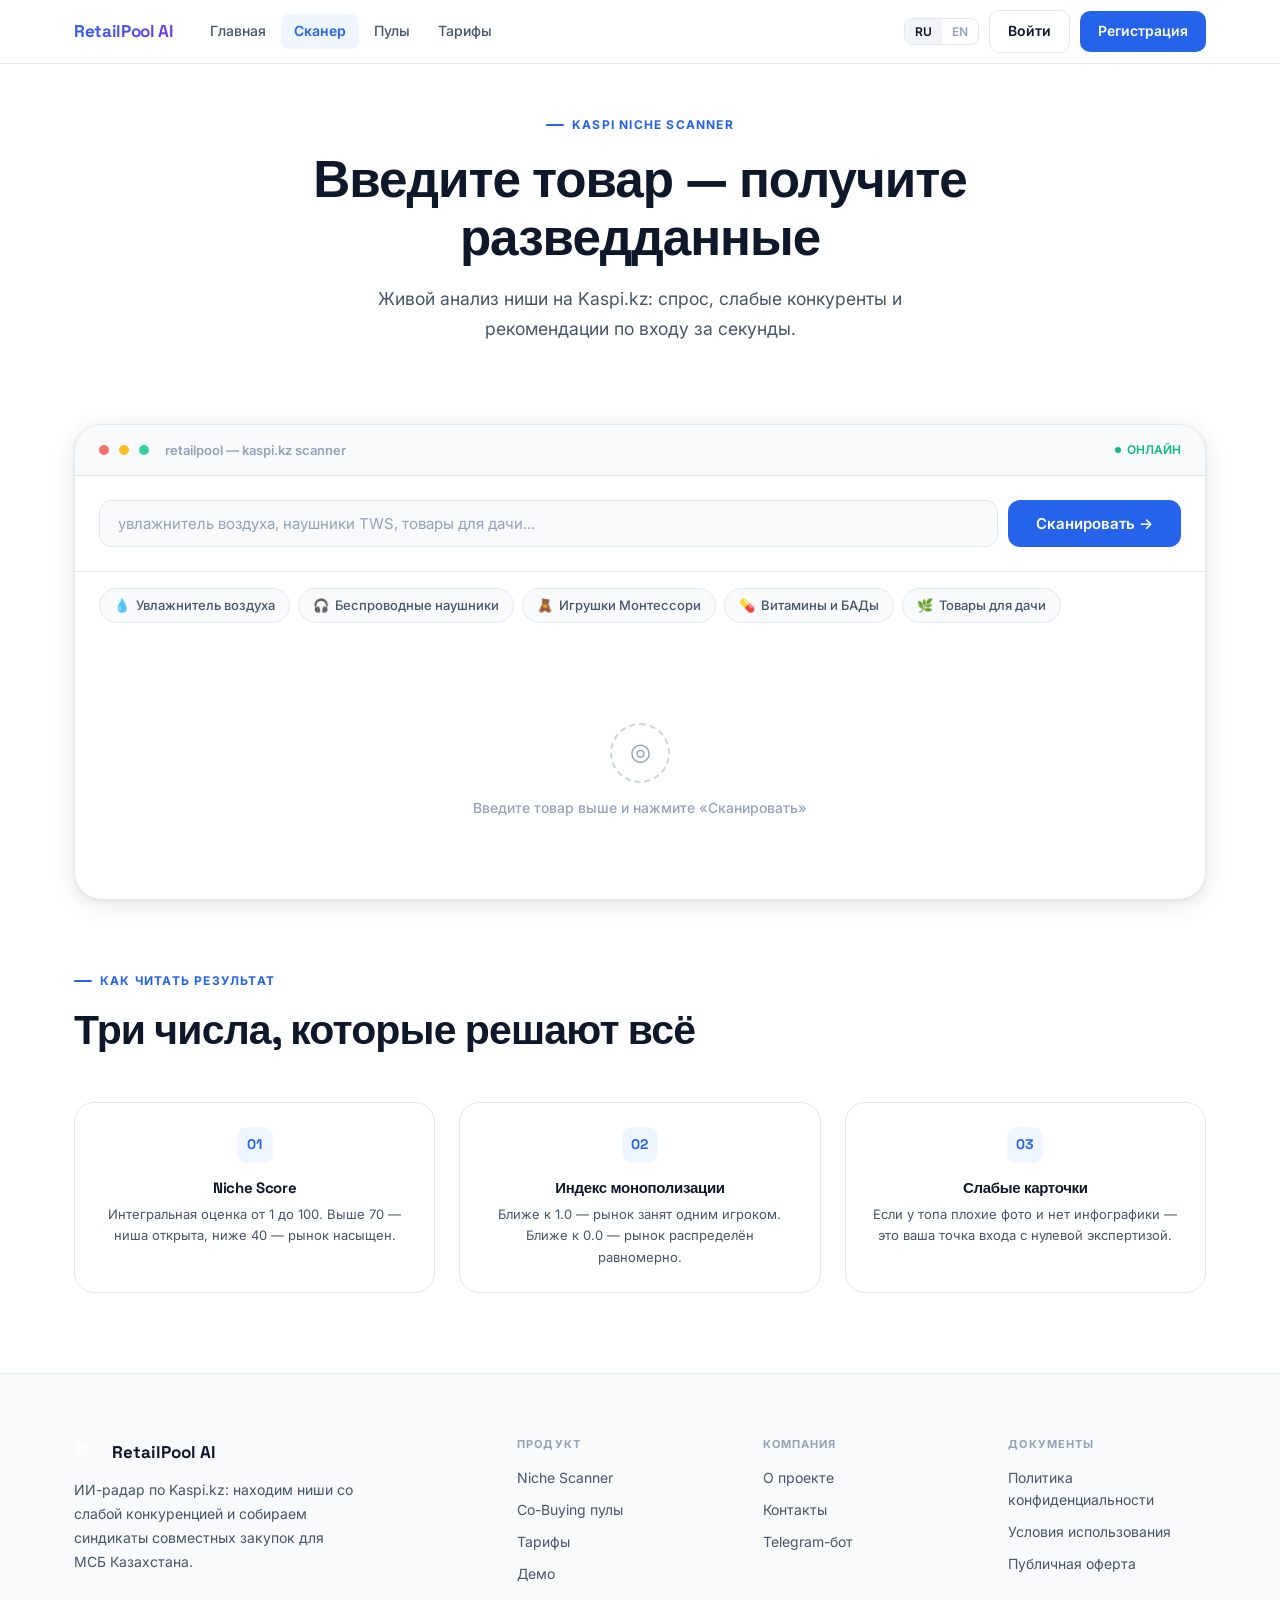
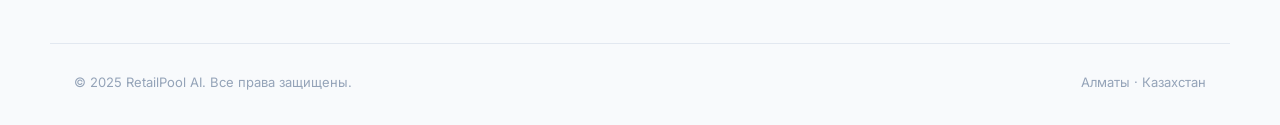
<file: scanner.html>
<!DOCTYPE html>
<html lang="ru">
<head>
<meta charset="UTF-8">
<meta name="viewport" content="width=device-width, initial-scale=1.0">
<title>Kaspi Niche Scanner — RetailPool AI</title>
<link rel="stylesheet" href="assets/style.css">
<style>
.page-hero { padding-top: 108px; padding-bottom: 3rem; }
.page-hero-center { text-align: center; }
.page-hero-center .section-tag { justify-content: center; }
.page-hero-center .section-sub { margin: 0 auto; }

/* ── Scanner panel ─────────────────────────────────────────── */
.scanner-panel {
  background: var(--bg); border: 1px solid var(--border);
  border-radius: var(--radius-xl); overflow: hidden;
  box-shadow: var(--shadow-lg); margin-top: 2rem;
}
.scanner-topbar {
  background: var(--bg-2); border-bottom: 1px solid var(--border);
  padding: 0.9rem 1.5rem;
  display: flex; align-items: center; gap: 10px;
}
.topbar-dot { width: 10px; height: 10px; border-radius: 50%; }
.topbar-title {
  font-size: 13px; font-weight: 600; color: var(--text-3);
  margin-left: 6px; flex: 1;
}
.topbar-live {
  display: flex; align-items: center; gap: 6px;
  font-size: 12px; font-weight: 600; color: var(--green);
}
.topbar-live-dot {
  width: 6px; height: 6px; border-radius: 50%;
  background: var(--green);
  animation: livepulse 2s ease-in-out infinite;
}
@keyframes livepulse { 0%,100%{opacity:1} 50%{opacity:0.3} }

.scanner-input-row {
  padding: 1.5rem; display: flex; gap: 10px; flex-wrap: wrap;
  border-bottom: 1px solid var(--border);
}
.scan-input {
  flex: 1; min-width: 220px;
  background: var(--bg-2); border: 1.5px solid var(--border);
  border-radius: var(--radius); padding: 13px 18px;
  color: var(--text); font-size: 15px; outline: none;
  font-family: var(--font-body);
  transition: border-color 0.15s, box-shadow 0.15s, background 0.15s;
}
.scan-input:focus {
  border-color: var(--brand); background: var(--bg);
  box-shadow: 0 0 0 3px rgba(37,99,235,0.1);
}
.scan-input::placeholder { color: var(--text-3); }
.scan-btn { padding: 13px 28px; font-size: 15px; border-radius: var(--radius); }

.chip-row { padding: 1rem 1.5rem 1.25rem; display: flex; gap: 8px; flex-wrap: wrap; }
.chip {
  font-size: 13px; font-weight: 500;
  background: var(--bg-2); color: var(--text-2);
  border: 1px solid var(--border); border-radius: 100px;
  padding: 6px 14px; cursor: pointer; transition: all 0.15s;
  display: inline-flex; align-items: center; gap: 6px;
}
.chip:hover { border-color: var(--brand); color: var(--brand); background: var(--brand-light); }

/* ── Scan states ───────────────────────────────────────────── */
.scan-body { padding: 2rem 1.5rem; min-height: 180px; }

.scan-idle {
  display: flex; flex-direction: column; align-items: center;
  justify-content: center; gap: 14px; padding: 3rem 0;
  color: var(--text-3);
}
.idle-ring {
  width: 60px; height: 60px; border-radius: 50%;
  border: 2px dashed var(--border-2);
  display: flex; align-items: center; justify-content: center;
  font-size: 24px; animation: idlespin 16s linear infinite;
}
@keyframes idlespin { to { transform: rotate(360deg); } }
.scan-idle p { font-size: 14px; font-weight: 500; }

.scan-loading {
  display: none; align-items: center; gap: 16px; padding: 3rem 0;
}
.scan-loading.active { display: flex; }
.scan-spinner {
  width: 24px; height: 24px; border-radius: 50%;
  border: 2.5px solid var(--border-2); border-top-color: var(--brand);
  animation: spin 0.65s linear infinite; flex-shrink: 0;
}
@keyframes spin { to { transform: rotate(360deg); } }
.scan-loading-text { font-size: 14px; color: var(--text-2); font-weight: 500; }
.loading-dots::after {
  content: ''; animation: dots 1.4s steps(4,end) infinite;
}
@keyframes dots {
  0%{content:''} 25%{content:'.'} 50%{content:'..'} 75%{content:'...'} 100%{content:''}
}

/* ── Result ────────────────────────────────────────────────── */
.scan-result { display: none; }
.scan-result.active { display: block; animation: fadein 0.45s ease; }
@keyframes fadein { from{opacity:0;transform:translateY(10px)} to{opacity:1;transform:translateY(0)} }

.result-header {
  display: flex; align-items: flex-start; justify-content: space-between;
  gap: 1rem; flex-wrap: wrap; margin-bottom: 1.5rem;
  padding-bottom: 1.5rem; border-bottom: 1px solid var(--border);
}
.result-title { font-family: var(--font-display); font-size: 1.4rem; font-weight: 700; }
.result-score-wrap { display: flex; align-items: center; gap: 12px; }
.score-circle {
  width: 56px; height: 56px; border-radius: 50%;
  border: 3px solid var(--brand); color: var(--brand);
  display: flex; align-items: center; justify-content: center;
  font-family: var(--font-display); font-size: 15px; font-weight: 700;
  box-shadow: 0 0 0 6px var(--brand-light); flex-shrink: 0;
}
.score-meta-label { font-size: 12px; color: var(--text-3); }
.score-meta-val { font-size: 15px; font-weight: 700; color: var(--text); margin-top: 3px; }

.metric-grid {
  display: grid; grid-template-columns: repeat(4,1fr);
  gap: 1px; background: var(--border);
  border: 1px solid var(--border); border-radius: var(--radius);
  overflow: hidden; margin-bottom: 1.75rem;
}
.metric-cell { background: var(--bg-2); padding: 14px 16px; }
.metric-label {
  font-size: 11px; font-weight: 600; text-transform: uppercase;
  letter-spacing: 0.1em; color: var(--text-3); margin-bottom: 6px;
}
.metric-val { font-family: var(--font-display); font-size: 1rem; font-weight: 700; }

.result-cols { display: grid; grid-template-columns: 1fr 1fr; gap: 1.5rem; margin-bottom: 1.5rem; }
.col-label {
  font-size: 12px; font-weight: 700; text-transform: uppercase;
  letter-spacing: 0.1em; color: var(--text-3); margin-bottom: 0.75rem;
}
.insight-list { display: flex; flex-direction: column; gap: 8px; }
.insight-row {
  display: flex; gap: 10px; align-items: flex-start; font-size: 13.5px;
  color: var(--text-2); line-height: 1.5;
  background: var(--bg-2); border: 1px solid var(--border);
  border-radius: var(--radius-sm); padding: 10px 14px;
}
.insight-row.weak { border-color: rgba(239,68,68,0.3); background: var(--red-bg); }
.insight-row.reco { border-color: rgba(37,99,235,0.3); background: var(--brand-light); }
.insight-mark { font-weight: 700; flex-shrink: 0; }
.insight-row.weak .insight-mark { color: var(--red); }
.insight-row.reco .insight-mark { color: var(--brand); }

.analysis-label { font-size: 12px; font-weight: 700; text-transform: uppercase; letter-spacing: 0.1em; color: var(--text-3); margin-bottom: 0.6rem; }
.analysis-text {
  font-size: 14px; color: var(--text-2); line-height: 1.8;
  background: var(--bg-2); border: 1px solid var(--border);
  border-radius: var(--radius-sm); padding: 1.25rem 1.5rem; margin-bottom: 1.5rem;
}
.cursor-blink {
  display: inline-block; width: 2px; height: 14px;
  background: var(--brand); margin-left: 1px;
  animation: blink 0.8s step-end infinite; vertical-align: middle;
}
@keyframes blink { 50%{opacity:0} }

.pool-cta-banner {
  display: flex; align-items: center; justify-content: space-between;
  gap: 1rem; flex-wrap: wrap;
  background: var(--brand-light); border: 1.5px solid var(--brand-mid);
  border-radius: var(--radius); padding: 1.1rem 1.5rem;
}
.pool-cta-text { font-size: 14px; color: var(--text); }
.pool-cta-text strong { color: var(--brand); }

/* ── How it works mini ─────────────────────────────────────── */
.mini-steps {
  display: grid; grid-template-columns: repeat(3,1fr); gap: 1.5rem;
  margin-top: 3rem;
}
.mini-step {
  background: var(--bg); border: 1px solid var(--border);
  border-radius: var(--radius-lg); padding: 1.5rem;
  text-align: center;
}
.mini-step-num {
  width: 36px; height: 36px; border-radius: 10px;
  background: var(--brand-light); color: var(--brand);
  font-family: var(--font-display); font-size: 14px; font-weight: 700;
  display: flex; align-items: center; justify-content: center; margin: 0 auto 1rem;
}
.mini-step h3 { font-size: 15px; font-weight: 700; margin-bottom: 0.5rem; }
.mini-step p { font-size: 13px; color: var(--text-2); line-height: 1.65; }

@media (max-width: 700px) {
  .result-cols { grid-template-columns: 1fr; }
  .metric-grid { grid-template-columns: repeat(2,1fr); }
  .mini-steps { grid-template-columns: 1fr; }
}
</style>
</head>
<body>

<nav>
  <div class="nav-inner">
    <a href="index.html" class="nav-logo">RetailPool AI</a>
    <div class="nav-links" id="navLinks">
      <a href="index.html" data-i="nav_home">Главная</a>
      <a href="scanner.html" class="active" data-i="nav_scanner">Сканер</a>
      <a href="pools.html" data-i="nav_pools">Пулы</a>
      <a href="pricing.html" data-i="nav_pricing">Тарифы</a>
    </div>
    <div class="nav-right">
      <div class="lang-switch">
        <button class="lang-btn active" data-lang="ru" onclick="rpSetLang('ru')">RU</button>
        <button class="lang-btn" data-lang="en" onclick="rpSetLang('en')">EN</button>
      </div>
      <a href="auth.html?view=login" class="btn-secondary" style="padding:9px 18px;font-size:14px;">Войти</a>
      <a href="auth.html?view=register" class="btn-primary" style="padding:9px 18px;font-size:14px;">Регистрация</a>
      <button class="nav-burger" onclick="rpToggleMobileNav()">☰</button>
    </div>
  </div>
</nav>

<main>
  <section class="page-hero" id="demo">
    <div class="container-narrow page-hero-center">
      <div class="section-tag" data-i="ph_tag">Kaspi Niche Scanner</div>
      <h1 data-i="ph_title">Введите товар — получите разведданные</h1>
      <p class="section-sub" data-i="ph_sub">Живой анализ ниши на Kaspi.kz: спрос, слабые конкуренты и рекомендации по входу за секунды.</p>
    </div>
  </section>

  <section style="padding-top:0; padding-bottom:5rem;">
    <div class="container">
      <div class="scanner-panel" data-reveal>
        <div class="scanner-topbar">
          <span class="topbar-dot" style="background:#f87171;"></span>
          <span class="topbar-dot" style="background:#fbbf24;"></span>
          <span class="topbar-dot" style="background:#34d399;"></span>
          <span class="topbar-title">retailpool — kaspi.kz scanner</span>
          <span class="topbar-live"><span class="topbar-live-dot"></span><span data-i="term_live">ОНЛАЙН</span></span>
        </div>

        <div class="scanner-input-row">
          <input class="scan-input" id="nicheInput"
            data-i_ph="scan_ph"
            placeholder="увлажнитель воздуха, наушники TWS..."
            onkeydown="if(event.key==='Enter')runAnalysis()">
          <button class="btn-primary scan-btn" id="analyzeBtn" onclick="runAnalysis()">
            <span data-i="scan_btn">Сканировать</span>
          </button>
        </div>

        <div class="chip-row">
          <span class="chip" onclick="fillChip(this)" data-ru="увлажнитель воздуха" data-en="air humidifier">💧 <span data-i="chip1">Увлажнитель воздуха</span></span>
          <span class="chip" onclick="fillChip(this)" data-ru="беспроводные наушники" data-en="wireless earbuds">🎧 <span data-i="chip2">Беспроводные наушники</span></span>
          <span class="chip" onclick="fillChip(this)" data-ru="детские игрушки монтессори" data-en="montessori toys">🧸 <span data-i="chip3">Игрушки Монтессори</span></span>
          <span class="chip" onclick="fillChip(this)" data-ru="витамины и бады" data-en="vitamins supplements">💊 <span data-i="chip4">Витамины и БАДы</span></span>
          <span class="chip" onclick="fillChip(this)" data-ru="товары для дачи" data-en="garden goods">🌿 <span data-i="chip5">Товары для дачи</span></span>
        </div>

        <div class="scan-body">
          <div class="scan-idle" id="scanIdle">
            <div class="idle-ring">◎</div>
            <p data-i="scan_idle">Введите товар выше и нажмите «Сканировать»</p>
          </div>
          <div class="scan-loading" id="scanLoading">
            <div class="scan-spinner"></div>
            <span class="scan-loading-text" id="loadingText"><span data-i="scan_loading">Сканирую Kaspi.kz</span><span class="loading-dots"></span></span>
          </div>
          <div class="scan-result" id="scanResult">
            <div class="result-header">
              <div class="result-title" id="resultTitle"></div>
              <div class="result-score-wrap">
                <div class="score-circle" id="scoreCircle"></div>
                <div>
                  <div class="score-meta-label" data-i="score_label">Niche Score</div>
                  <div class="score-meta-val" id="scoreLabel"></div>
                </div>
              </div>
            </div>
            <div class="metric-grid" id="metricGrid"></div>
            <div class="result-cols">
              <div>
                <div class="col-label" data-i="res_weak">Слабые места конкурентов</div>
                <div class="insight-list" id="weaknessList"></div>
              </div>
              <div>
                <div class="col-label" data-i="res_reco">Рекомендации RetailPool AI</div>
                <div class="insight-list" id="recoList"></div>
              </div>
            </div>
            <div class="analysis-label" data-i="res_analysis">Полный анализ</div>
            <div class="analysis-text" id="analysisBlock"></div>
            <div class="pool-cta-banner">
              <div class="pool-cta-text">
                <strong data-i="pool_ready">Пул открыт.</strong>
                <span data-i="pool_desc"> 7 продавцов готовы войти в совместную закупку по этой нише.</span>
              </div>
              <a href="pools.html" class="btn-primary" style="font-size:13px;padding:10px 20px;" data-i="pool_join">Войти в пул →</a>
            </div>
          </div>
        </div>
      </div>

      <!-- mini steps -->
      <div style="margin-top:4rem;">
        <div class="section-tag" data-i="mini_tag">Как читать результат</div>
        <h2 class="section-title" data-i="mini_title">Три числа, которые решают всё</h2>
        <div class="mini-steps">
          <div class="mini-step" data-reveal>
            <div class="mini-step-num">01</div>
            <h3 data-i="ms1_h">Niche Score</h3>
            <p data-i="ms1_p">Интегральная оценка от 1 до 100. Выше 70 — ниша открыта, ниже 40 — рынок насыщен.</p>
          </div>
          <div class="mini-step" data-reveal>
            <div class="mini-step-num">02</div>
            <h3 data-i="ms2_h">Индекс монополизации</h3>
            <p data-i="ms2_p">Ближе к 1.0 — рынок занят одним игроком. Ближе к 0.0 — рынок распределён равномерно.</p>
          </div>
          <div class="mini-step" data-reveal>
            <div class="mini-step-num">03</div>
            <h3 data-i="ms3_h">Слабые карточки</h3>
            <p data-i="ms3_p">Если у топа плохие фото и нет инфографики — это ваша точка входа с нулевой экспертизой.</p>
          </div>
        </div>
      </div>
    </div>
  </section>
</main>

<footer>
  <div class="footer-grid">
    <div>
      <div class="footer-brand">
        <span class="nav-logo-icon" style="width:28px;height:28px;border-radius:8px;">
          <svg width="16" height="16" viewBox="0 0 18 18" fill="none"><circle cx="9" cy="9" r="6.5" stroke="white" stroke-width="1.5"/><circle cx="9" cy="9" r="3.5" stroke="white" stroke-width="1.5"/><circle cx="9" cy="9" r="1.5" fill="white"/></svg>
        </span>
        RetailPool AI
      </div>
      <p class="footer-desc" data-i="footer_desc"></p>
    </div>
    <div class="footer-col"><h4 data-i="footer_product"></h4><a href="scanner.html" data-i="footer_l_scanner"></a><a href="pools.html" data-i="footer_l_pools"></a><a href="pricing.html" data-i="footer_l_pricing"></a><a href="scanner.html#demo" data-i="footer_l_demo"></a></div>
    <div class="footer-col"><h4 data-i="footer_company"></h4><a href="#" data-i="footer_l_about"></a><a href="#" data-i="footer_l_contact"></a><a href="https://t.me/retailpoolai" target="_blank" data-i="footer_l_telegram"></a></div>
    <div class="footer-col"><h4 data-i="footer_legal"></h4><a href="#" data-i="footer_l_privacy"></a><a href="#" data-i="footer_l_terms"></a><a href="#" data-i="footer_l_offer"></a></div>
  </div>
  <div class="footer-bottom"><span data-i="footer_rights"></span><span data-i="footer_built"></span></div>
</footer>

<script src="assets/common.js"></script>
<script>
const PAGE_I18N = {
  ru: {
    ph_tag:"Kaspi Niche Scanner", ph_title:"Введите товар — получите разведданные",
    ph_sub:"Живой анализ ниши на Kaspi.kz: спрос, слабые конкуренты и рекомендации по входу за секунды.",
    term_live:"ОНЛАЙН", scan_ph:"увлажнитель воздуха, наушники TWS, товары для дачи...",
    scan_btn:"Сканировать →", scan_idle:"Введите товар выше и нажмите «Сканировать»",
    scan_loading:"Сканирую Kaspi.kz", score_label:"Niche Score",
    chip1:"Увлажнитель воздуха", chip2:"Беспроводные наушники", chip3:"Игрушки Монтессори", chip4:"Витамины и БАДы", chip5:"Товары для дачи",
    res_weak:"Слабые места конкурентов", res_reco:"Рекомендации RetailPool AI", res_analysis:"Полный анализ",
    pool_ready:"Пул открыт.", pool_desc:" 7 продавцов готовы войти в совместную закупку по этой нише.", pool_join:"Войти в пул →",
    metric_demand:"Спрос", metric_sellers:"Продавцов", metric_price:"Средняя цена", metric_opp:"Потенциал",
    scan_error:"Ошибка анализа. Попробуйте снова.",
    loading_msgs:["Сканирую Kaspi.kz","Анализирую конкурентов","Оцениваю карточки","Генерирую инсайты"],
    mini_tag:"Как читать результат", mini_title:"Три числа, которые решают всё",
    ms1_h:"Niche Score", ms1_p:"Интегральная оценка от 1 до 100. Выше 70 — ниша открыта, ниже 40 — рынок насыщен.",
    ms2_h:"Индекс монополизации", ms2_p:"Ближе к 1.0 — рынок занят одним игроком. Ближе к 0.0 — рынок распределён равномерно.",
    ms3_h:"Слабые карточки", ms3_p:"Если у топа плохие фото и нет инфографики — это ваша точка входа с нулевой экспертизой.",
  },
  en: {
    ph_tag:"Kaspi Niche Scanner", ph_title:"Enter a product — get intel",
    ph_sub:"Live niche analysis on Kaspi.kz: demand, weak competitors and entry recommendations in seconds.",
    term_live:"LIVE", scan_ph:"air humidifier, TWS earbuds, garden goods...",
    scan_btn:"Scan →", scan_idle:"Enter a product above and click Scan",
    scan_loading:"Scanning Kaspi.kz", score_label:"Niche Score",
    chip1:"Air humidifier", chip2:"Wireless earbuds", chip3:"Montessori toys", chip4:"Vitamins & supplements", chip5:"Garden goods",
    res_weak:"Competitor weaknesses", res_reco:"RetailPool AI recommendations", res_analysis:"Full analysis",
    pool_ready:"Pool open.", pool_desc:" 7 sellers are ready to join the co-buying pool for this niche.", pool_join:"Join pool →",
    metric_demand:"Demand", metric_sellers:"Sellers", metric_price:"Avg price", metric_opp:"Opportunity",
    scan_error:"Analysis failed. Please try again.",
    loading_msgs:["Scanning Kaspi.kz","Analyzing competitors","Auditing product cards","Generating insights"],
    mini_tag:"How to read the result", mini_title:"Three numbers that decide everything",
    ms1_h:"Niche Score", ms1_p:"A composite score from 1 to 100. Above 70 — niche is open; below 40 — market is saturated.",
    ms2_h:"Monopolization index", ms2_p:"Close to 1.0 — one player dominates. Close to 0.0 — market is evenly spread.",
    ms3_h:"Weak listings", ms3_p:"If the top listings have bad photos and no infographics — that's your zero-expertise entry point.",
  }
};
Object.keys(PAGE_I18N).forEach(l => Object.assign(RP_I18N[l], PAGE_I18N[l]));

function fillChip(el) {
  document.getElementById('nicheInput').value = RP_LANG==='ru' ? el.getAttribute('data-ru') : el.getAttribute('data-en');
  runAnalysis();
}

async function runAnalysis() {
  const niche = document.getElementById('nicheInput').value.trim();
  if (!niche) return;
  const t = RP_I18N[RP_LANG];
  document.getElementById('scanIdle').style.display = 'none';
  document.getElementById('scanResult').classList.remove('active');
  const loading = document.getElementById('scanLoading');
  loading.classList.add('active');
  document.getElementById('analyzeBtn').disabled = true;
  let mi = 0;
  const lt = document.querySelector('#loadingText [data-i]');
  const msgInterval = setInterval(() => {
    mi = (mi+1) % t.loading_msgs.length;
    if(lt) lt.textContent = t.loading_msgs[mi];
  }, 1400);
  const isRu = RP_LANG==='ru';
  try {
    const resp = await fetch('https://api.anthropic.com/v1/messages', {
      method:'POST',
      headers:{'Content-Type':'application/json'},
      body: JSON.stringify({
        model:'claude-sonnet-4-6', max_tokens:1000,
        system: isRu
          ? 'Ты — RetailPool AI, система анализа ниш на Kaspi.kz. Отвечай ТОЛЬКО на русском языке строго в JSON без markdown.'
          : 'You are RetailPool AI, a niche analysis system for Kaspi.kz. Reply ONLY in JSON, no markdown.',
        messages:[{role:'user', content: isRu
          ? `Проанализируй нишу "${niche}" на Kaspi.kz. Верни JSON: {"score":число1-100,"scoreLabel":"строка","demand":"строка","sellers":"строка","avgPrice":"строка","opportunity":"строка","weaknesses":["строка","строка","строка"],"recommendations":["строка","строка","строка"],"analysis":"3-4 предложения"}`
          : `Analyze niche "${niche}" on Kaspi.kz. Return JSON: {"score":number1-100,"scoreLabel":"string","demand":"string","sellers":"string","avgPrice":"string","opportunity":"string","weaknesses":["str","str","str"],"recommendations":["str","str","str"],"analysis":"3-4 sentences"}`
        }]
      })
    });
    const data = await resp.json();
    const raw = data.content.map(b=>b.text||'').join('').trim().replace(/```json|```/g,'');
    const r = JSON.parse(raw);
    clearInterval(msgInterval);
    loading.classList.remove('active');
    document.getElementById('analyzeBtn').disabled = false;
    document.getElementById('resultTitle').textContent = niche;
    document.getElementById('scoreCircle').textContent = r.score;
    document.getElementById('scoreLabel').textContent = r.scoreLabel;
    const scoreColor = r.score >= 70 ? 'var(--green)' : r.score >= 45 ? 'var(--amber)' : 'var(--red)';
    document.getElementById('scoreCircle').style.borderColor = scoreColor;
    document.getElementById('scoreCircle').style.color = scoreColor;
    document.getElementById('scoreCircle').style.boxShadow = `0 0 0 6px ${r.score>=70?'var(--green-bg)':r.score>=45?'var(--amber-bg)':'var(--red-bg)'}`;
    document.getElementById('metricGrid').innerHTML = [
      {l:t.metric_demand, v:r.demand, c:'var(--brand)'},
      {l:t.metric_sellers, v:r.sellers, c:'var(--amber)'},
      {l:t.metric_price, v:r.avgPrice, c:'var(--text)'},
      {l:t.metric_opp, v:r.opportunity, c:'var(--green)'},
    ].map(m=>`<div class="metric-cell"><div class="metric-label">${m.l}</div><div class="metric-val" style="color:${m.c}">${m.v}</div></div>`).join('');
    document.getElementById('weaknessList').innerHTML = r.weaknesses.map(w=>`<div class="insight-row weak"><span class="insight-mark">✗</span><span>${w}</span></div>`).join('');
    document.getElementById('recoList').innerHTML = r.recommendations.map(rc=>`<div class="insight-row reco"><span class="insight-mark">✓</span><span>${rc}</span></div>`).join('');
    const block = document.getElementById('analysisBlock');
    block.textContent = '';
    document.getElementById('scanResult').classList.add('active');
    let i=0; const chars=r.analysis.split('');
    const cursor=document.createElement('span'); cursor.className='cursor-blink'; block.appendChild(cursor);
    const typer=setInterval(()=>{ if(i<chars.length){block.insertBefore(document.createTextNode(chars[i]),cursor);i++;}else{cursor.remove();clearInterval(typer);} },14);
  } catch(e) {
    clearInterval(msgInterval);
    loading.classList.remove('active');
    document.getElementById('analyzeBtn').disabled = false;
    document.getElementById('scanIdle').style.display = 'flex';
    document.getElementById('scanIdle').querySelector('p').textContent = t.scan_error;
  }
}
</script>
</body>
</html>
</file>
<file: assets/style.css>
/* ============================================================
   RetailPool AI — Modern Design System 2025
   ============================================================ */
@import url('https://fonts.googleapis.com/css2?family=Inter:wght@400;500;600;700&family=Space+Grotesk:wght@500;600;700&display=swap');

*, *::before, *::after { box-sizing: border-box; margin: 0; padding: 0; }

:root {
  --brand:       #2563EB;
  --brand-dark:  #1D4ED8;
  --brand-light: #EFF6FF;
  --brand-mid:   #DBEAFE;
  --text:        #0F172A;
  --text-2:      #475569;
  --text-3:      #94A3B8;
  --bg:          #FFFFFF;
  --bg-2:        #F8FAFC;
  --bg-3:        #F1F5F9;
  --border:      #E2E8F0;
  --border-2:    #CBD5E1;
  --green:       #10B981;
  --green-bg:    #ECFDF5;
  --green-text:  #065F46;
  --amber:       #F59E0B;
  --amber-bg:    #FFFBEB;
  --red:         #EF4444;
  --red-bg:      #FEF2F2;
  --purple:      #7C3AED;
  --radius-sm:   8px;
  --radius:      12px;
  --radius-lg:   20px;
  --radius-xl:   28px;
  --shadow-sm:   0 1px 2px rgba(0,0,0,0.05);
  --shadow:      0 1px 3px rgba(0,0,0,0.06), 0 4px 16px rgba(0,0,0,0.06);
  --shadow-lg:   0 4px 24px rgba(0,0,0,0.10), 0 1px 4px rgba(0,0,0,0.06);
  --font-body:   'Inter', -apple-system, sans-serif;
  --font-display:'Space Grotesk', sans-serif;
}

html { scroll-behavior: smooth; }
body {
  font-family: var(--font-body);
  font-size: 16px;
  color: var(--text);
  background: var(--bg);
  -webkit-font-smoothing: antialiased;
  line-height: 1.6;
  overflow-x: hidden;
}
h1,h2,h3,h4 {
  font-family: var(--font-display);
  line-height: 1.15;
  letter-spacing: -0.02em;
}
a { text-decoration: none; color: inherit; }
img { display: block; max-width: 100%; }
button { font-family: var(--font-body); }

/* ── NAV ─────────────────────────────────────────────────────── */
nav {
  position: fixed; top: 0; left: 0; right: 0; z-index: 100;
  height: 64px;
  background: rgba(255,255,255,0.92);
  backdrop-filter: blur(16px) saturate(180%);
  border-bottom: 1px solid var(--border);
}
.nav-inner {
  max-width: 1180px; margin: 0 auto; padding: 0 1.5rem;
  height: 100%; display: flex; align-items: center; gap: 1.5rem;
}
.nav-logo {
  display: flex; align-items: center;
  font-weight: 800; font-size: 17px;
  font-family: var(--font-display); flex-shrink: 0;
  background: linear-gradient(135deg, var(--brand) 0%, var(--purple) 100%);
  -webkit-background-clip: text; -webkit-text-fill-color: transparent; background-clip: text;
  letter-spacing: -0.02em;
}
.nav-links { display: flex; align-items: center; gap: 2px; flex: 1; }
.nav-links a {
  padding: 6px 13px; border-radius: var(--radius-sm);
  font-size: 14px; font-weight: 500; color: var(--text-2);
  transition: background 0.15s, color 0.15s;
  white-space: nowrap;
}
.nav-links a:hover { background: var(--bg-3); color: var(--text); }
.nav-links a.active { background: var(--brand-light); color: var(--brand); font-weight: 600; }
.nav-right { display: flex; align-items: center; gap: 10px; flex-shrink: 0; }
.lang-switch {
  display: flex; border: 1px solid var(--border);
  border-radius: var(--radius-sm); overflow: hidden;
}
.lang-btn {
  background: none; border: none; cursor: pointer;
  font-size: 12px; font-weight: 600; color: var(--text-3);
  padding: 5px 10px; transition: all 0.15s;
}
.lang-btn.active { background: var(--bg-3); color: var(--text); }
.nav-burger {
  display: none; background: none; border: none;
  cursor: pointer; padding: 8px; color: var(--text); font-size: 20px;
  line-height: 1;
}
@media (max-width: 760px) {
  .nav-links {
    display: none;
    position: absolute; top: 64px; left: 0; right: 0;
    background: rgba(255,255,255,0.98);
    backdrop-filter: blur(16px);
    flex-direction: column; align-items: flex-start;
    border-bottom: 1px solid var(--border);
    padding: 0.5rem 1.25rem 1rem; gap: 0;
  }
  .nav-links.mobile-open { display: flex; }
  .nav-links a { padding: 0.75rem 0; width: 100%; border-bottom: 1px solid var(--border); border-radius: 0; }
  .nav-links a:last-child { border-bottom: none; }
  .nav-burger { display: block; }
}

/* ── BUTTONS ─────────────────────────────────────────────────── */
.btn-primary {
  display: inline-flex; align-items: center; gap: 6px;
  background: var(--brand); color: #fff;
  padding: 11px 22px; border-radius: 10px;
  font-size: 14px; font-weight: 600; border: none; cursor: pointer;
  transition: background 0.15s, transform 0.1s, box-shadow 0.15s;
  white-space: nowrap;
}
.btn-primary:hover { background: var(--brand-dark); box-shadow: 0 4px 14px rgba(37,99,235,0.3); transform: translateY(-1px); }
.btn-primary:active { transform: translateY(0); }
.btn-primary:disabled { opacity: 0.5; cursor: not-allowed; transform: none !important; box-shadow: none !important; }

.btn-secondary {
  display: inline-flex; align-items: center; gap: 6px;
  background: var(--bg); color: var(--text);
  padding: 11px 22px; border-radius: 10px;
  font-size: 14px; font-weight: 600;
  border: 1px solid var(--border); cursor: pointer;
  transition: all 0.15s; white-space: nowrap;
}
.btn-secondary:hover { background: var(--bg-3); border-color: var(--border-2); }

.btn-block { display: flex; width: 100%; justify-content: center; }

/* ── LAYOUT ──────────────────────────────────────────────────── */
.container { max-width: 1180px; margin: 0 auto; padding: 0 1.5rem; }
.container-narrow { max-width: 720px; margin: 0 auto; padding: 0 1.5rem; }

/* ── SECTION LABELS ──────────────────────────────────────────── */
.section-tag {
  display: inline-flex; align-items: center; gap: 8px;
  font-size: 12px; font-weight: 700; color: var(--brand);
  text-transform: uppercase; letter-spacing: 0.1em;
  margin-bottom: 1rem;
}
.section-tag::before {
  content: ''; width: 18px; height: 2px;
  background: var(--brand); border-radius: 1px; flex-shrink: 0;
}
.section-title {
  font-size: clamp(1.75rem, 3.2vw, 2.6rem);
  font-weight: 700; margin-bottom: 0.9rem;
  max-width: 640px;
}
.section-sub {
  font-size: 1.05rem; color: var(--text-2);
  max-width: 560px; line-height: 1.7;
}

/* ── PAGE HERO ───────────────────────────────────────────────── */
.page-hero {
  padding-top: 108px; padding-bottom: 4rem;
}
.page-hero-center { text-align: center; }
.page-hero-center .section-tag { justify-content: center; }
.page-hero-center .section-title { margin-left: auto; margin-right: auto; }
.page-hero h1 {
  font-size: clamp(2rem, 4.4vw, 3.2rem);
  margin-bottom: 1rem;
}
.page-hero p {
  color: var(--text-2); font-size: 1.1rem; line-height: 1.7;
  max-width: 560px;
}

/* ── CARDS ───────────────────────────────────────────────────── */
.card {
  background: var(--bg); border: 1px solid var(--border);
  border-radius: var(--radius-lg); padding: 1.75rem;
}
.card:hover { box-shadow: var(--shadow); }

/* ── PILLS / BADGES ──────────────────────────────────────────── */
.pill {
  display: inline-flex; align-items: center; gap: 6px;
  font-size: 12px; font-weight: 600; padding: 4px 11px;
  border-radius: 100px;
}
.pill-green { background: var(--green-bg); color: var(--green-text); }
.pill-amber { background: var(--amber-bg); color: #92400E; }
.pill-blue  { background: var(--brand-light); color: var(--brand); }
.pill-red   { background: var(--red-bg); color: #991B1B; }
.pill-dot { width: 6px; height: 6px; border-radius: 50%; background: currentColor; }

/* ── INPUTS ──────────────────────────────────────────────────── */
.form-group { margin-bottom: 1.1rem; }
.form-label {
  font-size: 13px; font-weight: 500; color: var(--text);
  margin-bottom: 6px; display: block;
}
.form-input {
  width: 100%;
  background: var(--bg); border: 1px solid var(--border-2);
  border-radius: var(--radius-sm); padding: 11px 15px;
  color: var(--text); font-size: 14px; outline: none;
  font-family: var(--font-body);
  transition: border-color 0.15s, box-shadow 0.15s;
}
.form-input:focus {
  border-color: var(--brand);
  box-shadow: 0 0 0 3px rgba(37,99,235,0.12);
}
.form-input::placeholder { color: var(--text-3); }

/* ── RANGE SLIDER ────────────────────────────────────────────── */
input[type="range"] {
  width: 100%; -webkit-appearance: none; appearance: none;
  height: 4px; background: var(--bg-3); border-radius: 100px;
  outline: none; border: 1px solid var(--border);
}
input[type="range"]::-webkit-slider-thumb {
  -webkit-appearance: none; width: 18px; height: 18px;
  border-radius: 50%; background: var(--brand); cursor: pointer;
  border: 2px solid #fff; box-shadow: 0 0 0 3px rgba(37,99,235,0.2), var(--shadow-sm);
}
input[type="range"]::-moz-range-thumb {
  width: 18px; height: 18px; border-radius: 50%;
  background: var(--brand); cursor: pointer;
  border: 2px solid #fff; box-shadow: 0 0 0 3px rgba(37,99,235,0.2);
}

/* ── PROGRESS BAR ────────────────────────────────────────────── */
.progress-track {
  height: 7px; background: var(--bg-3); border-radius: 100px;
  overflow: hidden; border: 1px solid var(--border);
}
.progress-fill {
  height: 100%; border-radius: 100px;
  background: linear-gradient(90deg, var(--brand) 0%, var(--purple) 100%);
  transition: width 0.6s cubic-bezier(.2,.8,.2,1);
}

/* ── DIVIDER ─────────────────────────────────────────────────── */
.divider { height: 1px; background: var(--border); }

/* ── FOOTER ──────────────────────────────────────────────────── */
footer {
  background: var(--bg-2); border-top: 1px solid var(--border);
  padding: 4rem 0 2rem;
}
.footer-grid {
  max-width: 1180px; margin: 0 auto; padding: 0 1.5rem;
  display: grid; grid-template-columns: 2fr 1fr 1fr 1fr;
  gap: 3rem; margin-bottom: 3rem;
}
.footer-brand {
  font-family: var(--font-display); font-size: 17px; font-weight: 700;
  margin-bottom: 0.75rem; display: flex; align-items: center; gap: 10px;
}
.footer-desc {
  font-size: 14px; color: var(--text-2); line-height: 1.7; max-width: 280px;
}
.footer-col h4 {
  font-size: 11px; font-weight: 700; text-transform: uppercase;
  letter-spacing: 0.1em; color: var(--text-3); margin-bottom: 1rem;
  font-family: var(--font-body);
}
.footer-col a {
  display: block; font-size: 14px; color: var(--text-2);
  margin-bottom: 0.6rem; transition: color 0.15s;
}
.footer-col a:hover { color: var(--brand); }
.footer-bottom {
  max-width: 1180px; margin: 0 auto; padding: 1.75rem 1.5rem 0;
  border-top: 1px solid var(--border);
  display: flex; justify-content: space-between;
  font-size: 13px; color: var(--text-3); flex-wrap: wrap; gap: 0.5rem;
}

/* ── REVEAL ANIMATION ────────────────────────────────────────── */
[data-reveal] {
  opacity: 0; transform: translateY(20px);
  transition: opacity 0.6s cubic-bezier(.2,.8,.2,1), transform 0.6s cubic-bezier(.2,.8,.2,1);
}
[data-reveal].in-view { opacity: 1; transform: translateY(0); }
@media (prefers-reduced-motion: reduce) {
  [data-reveal] { opacity: 1 !important; transform: none !important; transition: none !important; }
  *, *::before, *::after { animation-duration: 0.01ms !important; }
}

/* ── RESPONSIVE ──────────────────────────────────────────────── */
@media (max-width: 900px) {
  .footer-grid { grid-template-columns: 1fr 1fr; gap: 2rem; }
}
@media (max-width: 600px) {
  .footer-grid { grid-template-columns: 1fr; }
  .footer-bottom { flex-direction: column; }
}
</file>
